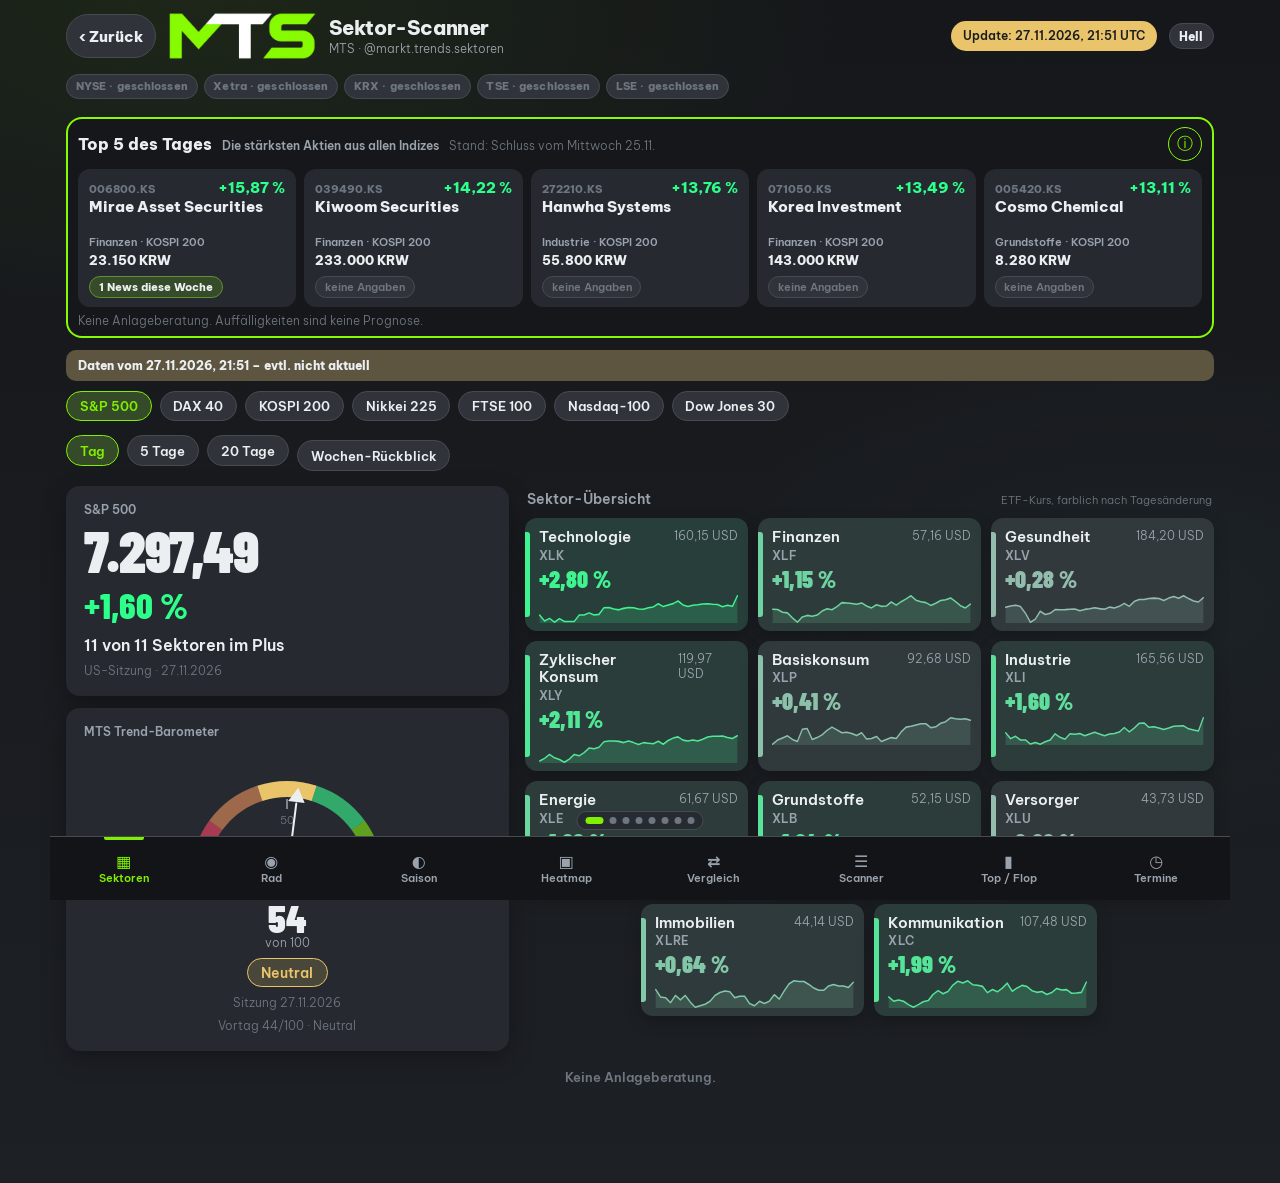
<file: index.html>
<!DOCTYPE html>
<html lang="de">
<head>
  <meta charset="utf-8">
  <script>try{if(localStorage.getItem("mts-theme")==="light")document.documentElement.setAttribute("data-theme","light")}catch(e){}</script>
  <meta name="viewport" content="width=device-width, initial-scale=1, viewport-fit=cover">
  <meta name="apple-mobile-web-app-capable" content="yes">
  <meta name="apple-mobile-web-app-status-bar-style" content="black-translucent">
  <meta name="theme-color" content="#15171A">
  <meta name="description" content="MTS Sektor-Scanner: 11 Sektoren für S&amp;P 500, DAX 40, KOSPI 200, Nikkei 225 und FTSE 100. Keine Anlageberatung.">
  <title>MTS Sektor-Scanner</title>
  <link rel="manifest" href="manifest.json">
  <link rel="icon" href="assets/logo_T_white.png">
  <link rel="apple-touch-icon" href="assets/apple-touch-icon.png">
  <meta name="apple-mobile-web-app-title" content="MTS Scanner">
  <link rel="stylesheet" href="css/app.css">
</head>
<body>
  <div class="page">
    <header class="app-header">
      <img class="logo logo-dark" src="assets/logo_T_white.png" alt="MTS" width="148" height="48">
      <img class="logo logo-light" src="assets/logo_mts_light.png" alt="" width="148" height="48">
      <div class="header-text">
        <h1>Sektor-Scanner</h1>
        <p class="handle">MTS · @markt.trends.sektoren</p>
      </div>
      <div class="stand-wrap">
        <p id="stand" class="stand">Stand wird geladen …</p>
      </div>
      <div id="market-status" class="market-row" hidden></div>
    </header>

    <section id="top5-check" class="check-block" hidden></section>

    <main id="app" class="main">
      <p class="loading" id="loading">Daten werden geladen …</p>
    </main>

    <footer class="app-footer">
      <p>Keine Anlageberatung.</p>
    </footer>

        <nav class="tabs" aria-label="Ansichten">
      <a class="tab is-active" href="./index.html" aria-current="page">
        <span class="tab-icon" aria-hidden="true">▦</span>
        Sektoren
      </a>
      <a class="tab" href="./rad.html">
        <span class="tab-icon" aria-hidden="true">◉</span>
        Rad
      </a>
      <a class="tab" href="./saison.html"><span class="tab-icon" aria-hidden="true">◐</span>Saison</a>
      <a class="tab" href="./heatmap.html">
        <span class="tab-icon" aria-hidden="true">▣</span>
        Heatmap
      </a>
      <a class="tab" href="./vergleich.html">
        <span class="tab-icon" aria-hidden="true">⇄</span>
        Vergleich
      </a>
      <a class="tab" href="./scanner.html">
        <span class="tab-icon" aria-hidden="true">☰</span>
        Scanner
      </a>
      <a class="tab" href="./topflop.html">
        <span class="tab-icon" aria-hidden="true">▮</span>
        Top / Flop
      </a>
      <a class="tab" href="./earnings.html">
        <span class="tab-icon" aria-hidden="true">◷</span>
        Termine
      </a>
    </nav>
  </div>
  <script src="js/common.js" defer></script>
  <script src="js/app.js" defer></script>
  <script src="js/check.js" defer></script>
</body>
</html>
</file>
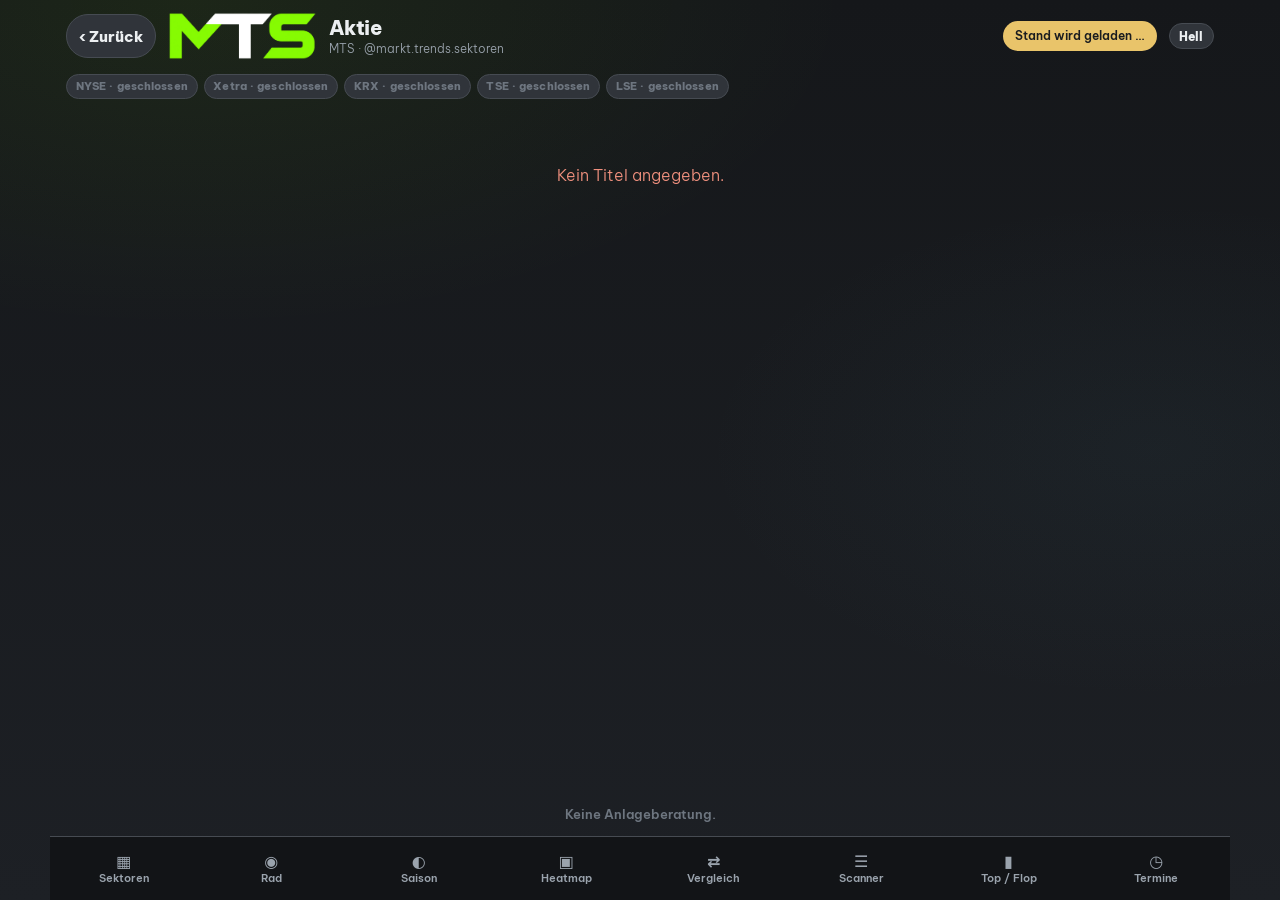
<file: aktie.html>
<!DOCTYPE html>
<html lang="de">
<head>
  <meta charset="utf-8">
  <script>try{if(localStorage.getItem("mts-theme")==="light")document.documentElement.setAttribute("data-theme","light")}catch(e){}</script>
  <meta name="viewport" content="width=device-width, initial-scale=1, viewport-fit=cover">
  <meta name="apple-mobile-web-app-capable" content="yes">
  <meta name="apple-mobile-web-app-status-bar-style" content="black-translucent">
  <meta name="theme-color" content="#15171A">
  <meta name="description" content="MTS Sektor-Scanner: Aktien-Detail. Keine Anlageberatung.">
  <title>MTS Aktie</title>
  <link rel="manifest" href="manifest.json">
  <link rel="icon" href="assets/logo_T_white.png">
  <link rel="apple-touch-icon" href="assets/apple-touch-icon.png">
  <meta name="apple-mobile-web-app-title" content="MTS Scanner">
  <link rel="stylesheet" href="css/app.css">
</head>
<body>
  <div class="page">
    <header class="app-header">
      <img class="logo logo-dark" src="assets/logo_T_white.png" alt="MTS" width="148" height="48">
      <img class="logo logo-light" src="assets/logo_mts_light.png" alt="" width="148" height="48">
      <div class="header-text">
        <h1>Aktie</h1>
        <p class="handle">MTS · @markt.trends.sektoren</p>
      </div>
      <div class="stand-wrap">
        <p id="stand" class="stand">Stand wird geladen …</p>
      </div>
      <div id="market-status" class="market-row" hidden></div>
    </header>
    <main id="app" class="main">
      <p class="loading">Daten werden geladen …</p>
    </main>
    <footer class="app-footer">
      <p>Keine Anlageberatung.</p>
    </footer>
    <nav class="tabs" aria-label="Ansichten">
      <a class="tab" href="./index.html">
        <span class="tab-icon" aria-hidden="true">▦</span>
        Sektoren
      </a>
      <a class="tab" href="./rad.html">
        <span class="tab-icon" aria-hidden="true">◉</span>
        Rad
      </a>
      <a class="tab" href="./saison.html"><span class="tab-icon" aria-hidden="true">◐</span>Saison</a>
      <a class="tab" href="./heatmap.html">
        <span class="tab-icon" aria-hidden="true">▣</span>
        Heatmap
      </a>
      <a class="tab" href="./vergleich.html">
        <span class="tab-icon" aria-hidden="true">⇄</span>
        Vergleich
      </a>
      <a class="tab" href="./scanner.html">
        <span class="tab-icon" aria-hidden="true">☰</span>
        Scanner
      </a>
      <a class="tab" href="./topflop.html">
        <span class="tab-icon" aria-hidden="true">▮</span>
        Top / Flop
      </a>
      <a class="tab" href="./earnings.html">
        <span class="tab-icon" aria-hidden="true">◷</span>
        Termine
      </a>
    </nav>
  </div>
  <script src="js/common.js" defer></script>
  <script src="js/aktie.js" defer></script>
</body>
</html>
</file>
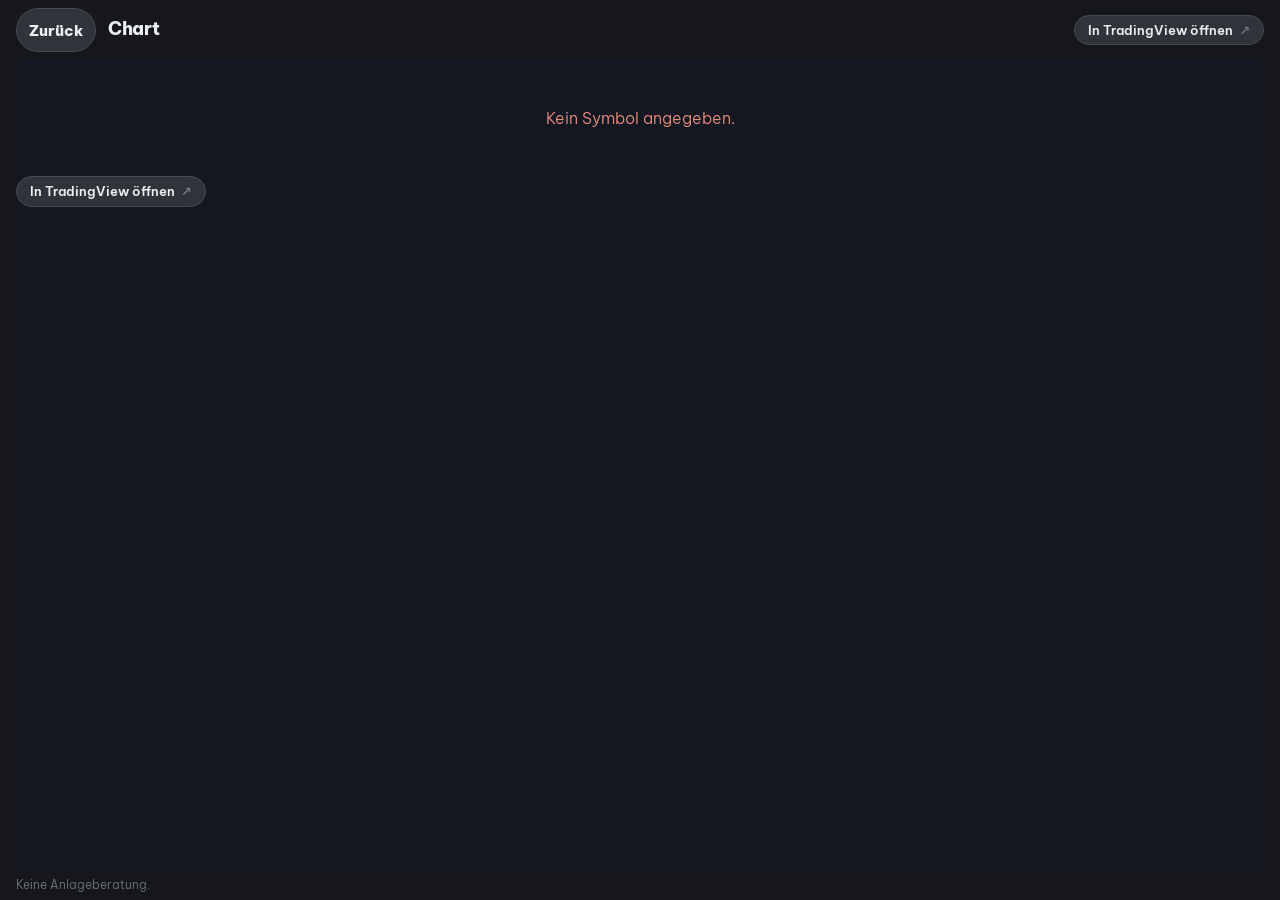
<file: chart.html>
<!DOCTYPE html>
<html lang="de">
<head>
  <meta charset="utf-8">
  <meta name="viewport" content="width=device-width, initial-scale=1, viewport-fit=cover">
  <meta name="apple-mobile-web-app-capable" content="yes">
  <meta name="mobile-web-app-capable" content="yes">
  <meta name="apple-mobile-web-app-status-bar-style" content="black-translucent">
  <meta name="theme-color" content="#15171A">
  <meta name="description" content="MTS Sektor-Scanner: Chart. Keine Anlageberatung.">
  <title>MTS Chart</title>
  <link rel="manifest" href="manifest.json">
  <link rel="icon" href="assets/logo_T_white.png">
  <link rel="apple-touch-icon" href="assets/apple-touch-icon.png">
  <meta name="apple-mobile-web-app-title" content="MTS Scanner">
  <link rel="stylesheet" href="css/app.css">
</head>
<body>
  <div class="page is-chart">
    <header class="chart-bar">
      <button type="button" class="back-btn" id="chart-back">Zurück</button>
      <div class="header-text">
        <h1 id="chart-title">Chart</h1>
        <p class="handle" id="chart-sym"></p>
      </div>
      <a class="chip" id="tv-fallback" href="https://www.tradingview.com/chart/" target="_blank" rel="noopener noreferrer">In TradingView öffnen <span class="ext-mark" aria-label="externer Link">↗</span></a>
    </header>
    <div class="tv-wrap" id="tv-wrap">
      <div id="tv-chart"></div>
    </div>
    <p class="note chart-legal">Keine Anlageberatung.</p>
  </div>
  <script src="js/chart.js" defer></script>
</body>
</html>
</file>
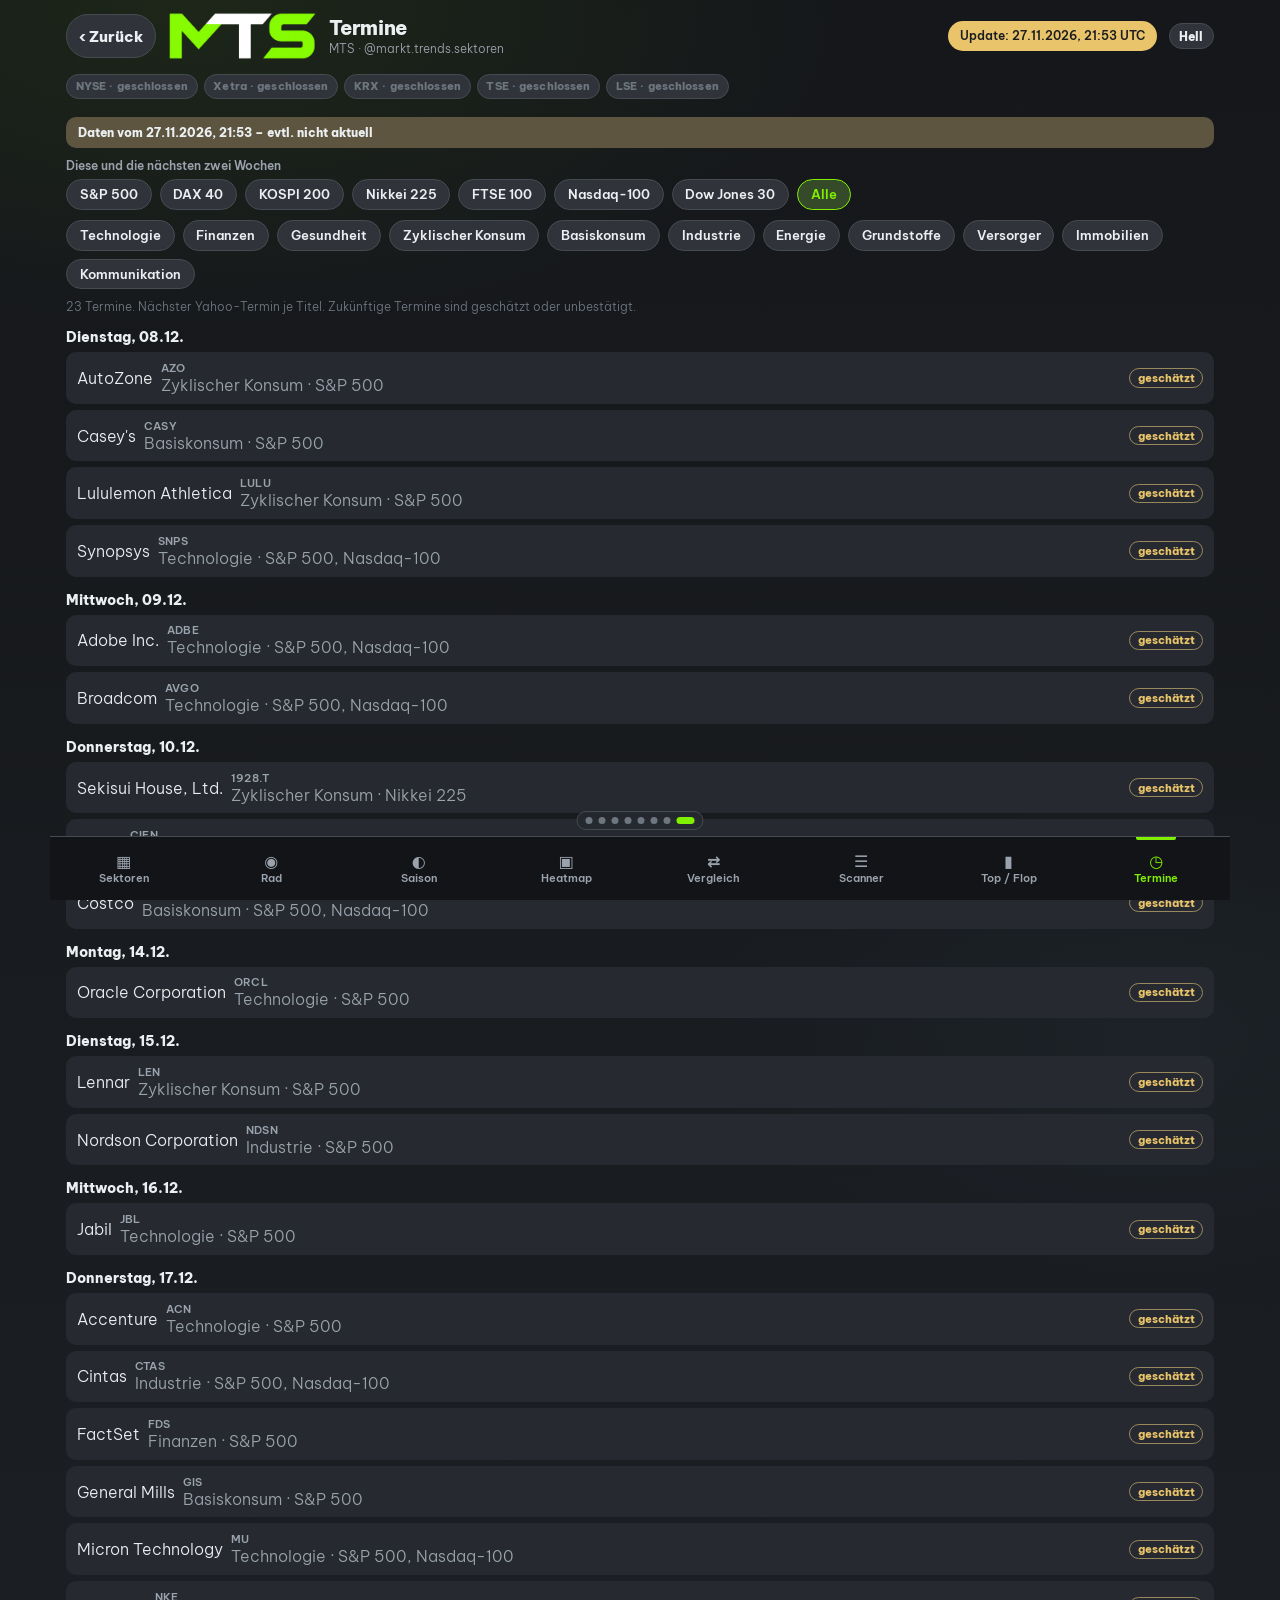
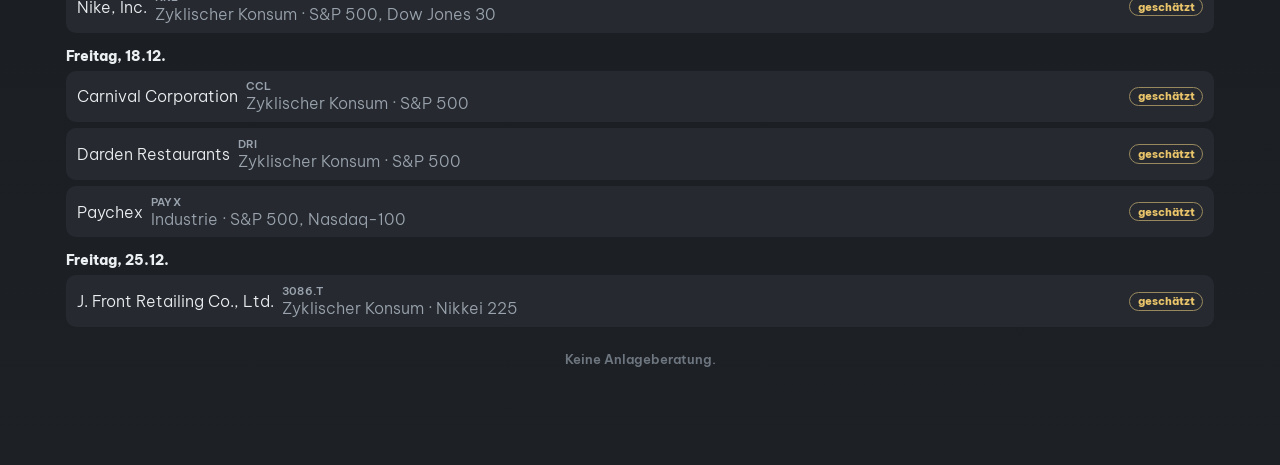
<file: earnings.html>
<!DOCTYPE html>
<html lang="de">
<head>
  <meta charset="utf-8">
  <script>try{if(localStorage.getItem("mts-theme")==="light")document.documentElement.setAttribute("data-theme","light")}catch(e){}</script>
  <meta name="viewport" content="width=device-width, initial-scale=1, viewport-fit=cover">
  <meta name="apple-mobile-web-app-capable" content="yes">
  <meta name="apple-mobile-web-app-status-bar-style" content="black-translucent">
  <meta name="theme-color" content="#15171A">
  <meta name="description" content="MTS Sektor-Scanner: Earnings-Kalender. Keine Anlageberatung.">
  <title>MTS Termine</title>
  <link rel="manifest" href="manifest.json">
  <link rel="icon" href="assets/logo_T_white.png">
  <link rel="apple-touch-icon" href="assets/apple-touch-icon.png">
  <meta name="apple-mobile-web-app-title" content="MTS Scanner">
  <link rel="stylesheet" href="css/app.css">
</head>
<body>
  <div class="page">
    <header class="app-header">
      <img class="logo logo-dark" src="assets/logo_T_white.png" alt="MTS" width="148" height="48">
      <img class="logo logo-light" src="assets/logo_mts_light.png" alt="" width="148" height="48">
      <div class="header-text">
        <h1>Termine</h1>
        <p class="handle">MTS · @markt.trends.sektoren</p>
      </div>
      <div class="stand-wrap">
        <p id="stand" class="stand">Stand wird geladen …</p>
      </div>
      <div id="market-status" class="market-row" hidden></div>
    </header>
    <main id="app" class="main">
      <p class="loading">Daten werden geladen …</p>
    </main>
    <footer class="app-footer">
      <p>Keine Anlageberatung.</p>
    </footer>
    <nav class="tabs" aria-label="Ansichten">
      <a class="tab" href="./index.html">
        <span class="tab-icon" aria-hidden="true">▦</span>
        Sektoren
      </a>
      <a class="tab" href="./rad.html">
        <span class="tab-icon" aria-hidden="true">◉</span>
        Rad
      </a>
      <a class="tab" href="./saison.html"><span class="tab-icon" aria-hidden="true">◐</span>Saison</a>
      <a class="tab" href="./heatmap.html">
        <span class="tab-icon" aria-hidden="true">▣</span>
        Heatmap
      </a>
      <a class="tab" href="./vergleich.html">
        <span class="tab-icon" aria-hidden="true">⇄</span>
        Vergleich
      </a>
      <a class="tab" href="./scanner.html">
        <span class="tab-icon" aria-hidden="true">☰</span>
        Scanner
      </a>
      <a class="tab" href="./topflop.html">
        <span class="tab-icon" aria-hidden="true">▮</span>
        Top / Flop
      </a>
      <a class="tab is-active" href="./earnings.html" aria-current="page">
        <span class="tab-icon" aria-hidden="true">◷</span>
        Termine
      </a>
    </nav>
  </div>
  <script src="js/common.js" defer></script>
  <script src="js/earnings.js" defer></script>
</body>
</html>
</file>
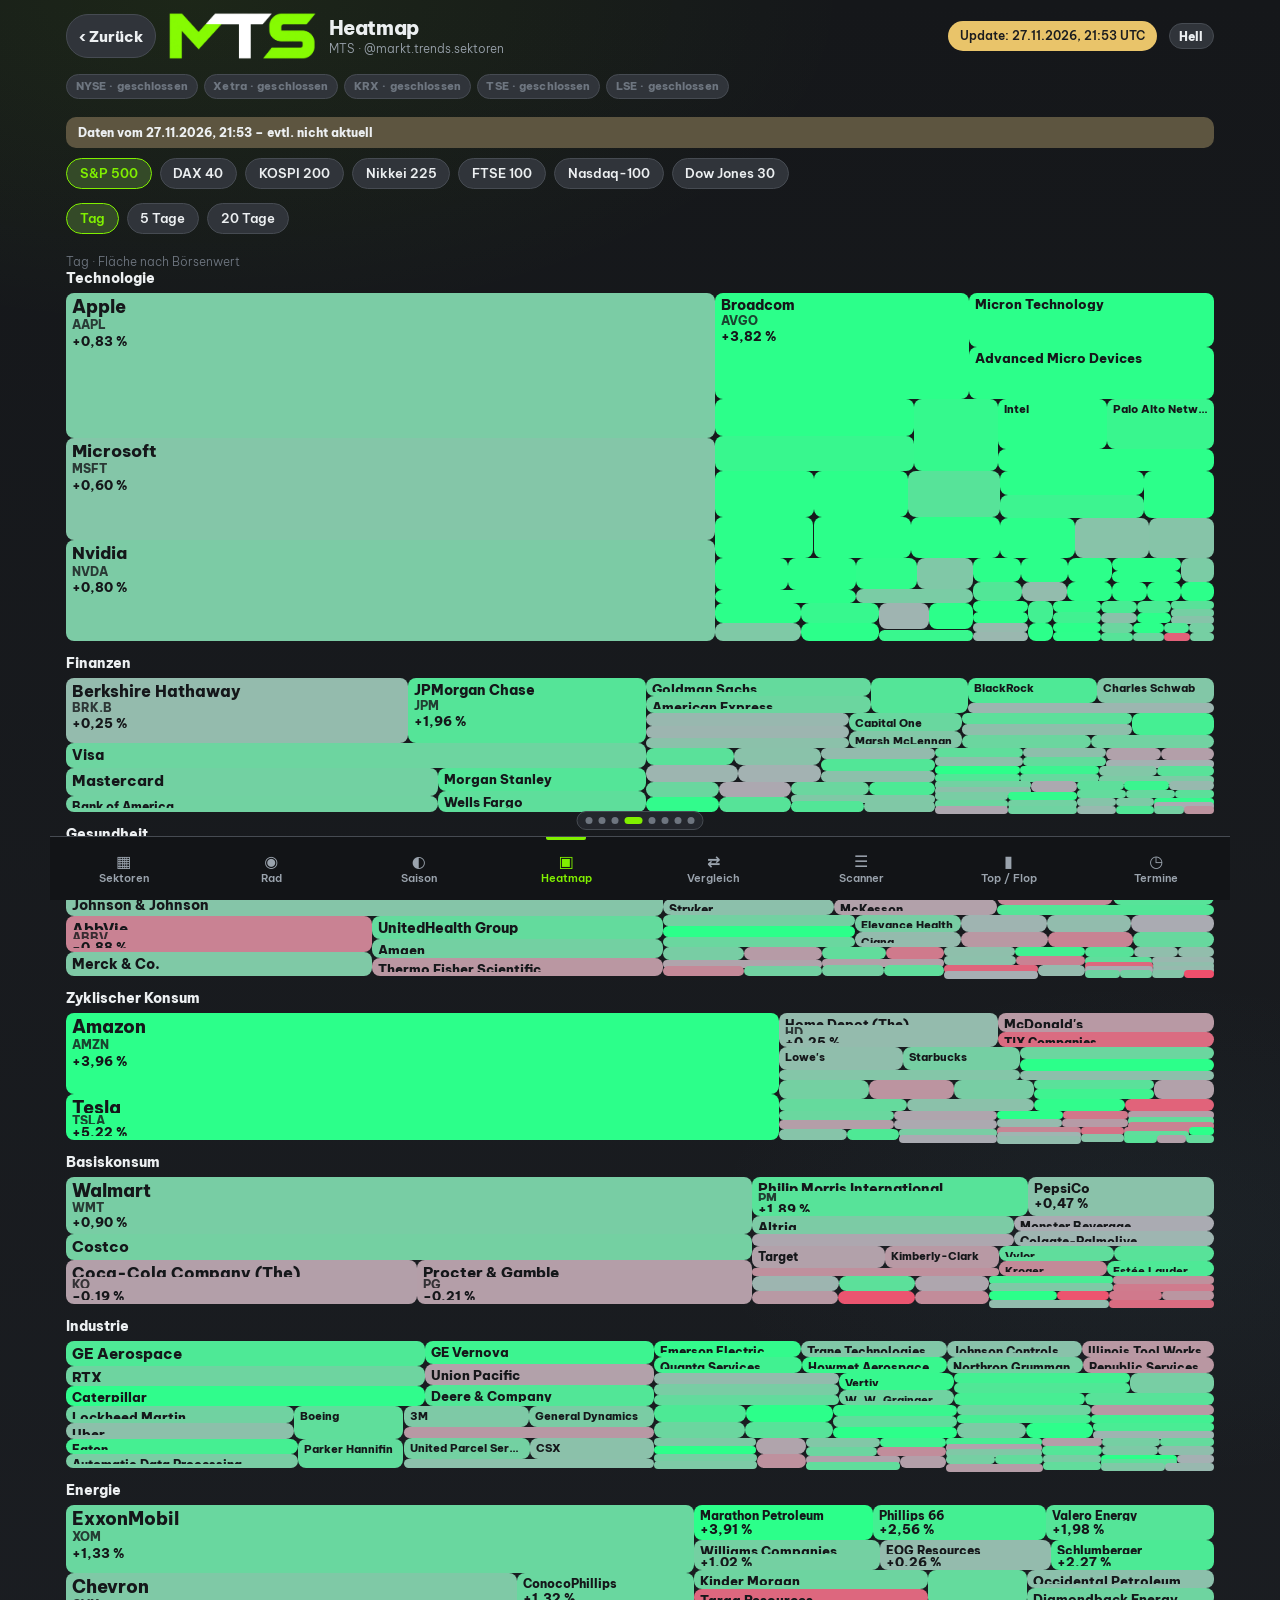
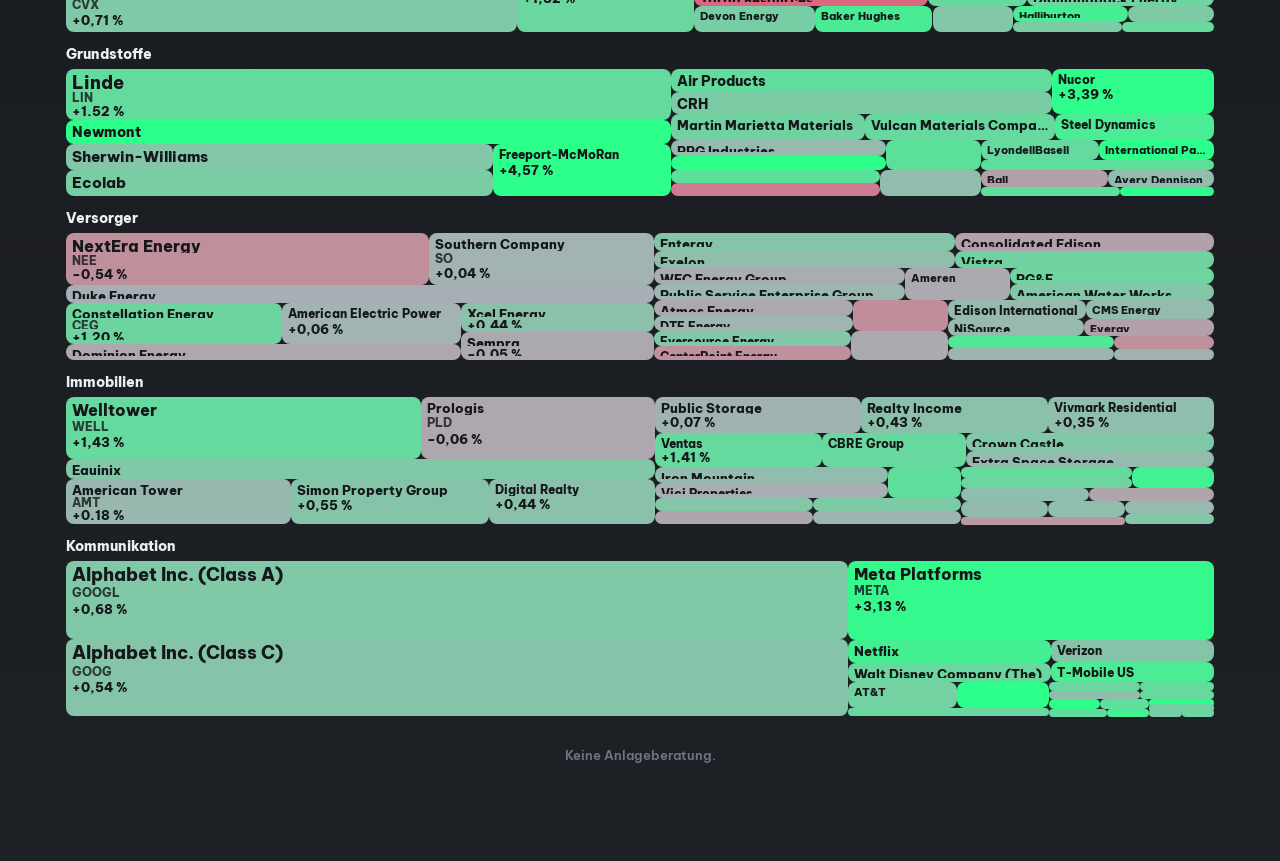
<file: heatmap.html>
<!DOCTYPE html>
<html lang="de">
<head>
  <meta charset="utf-8">
  <script>try{if(localStorage.getItem("mts-theme")==="light")document.documentElement.setAttribute("data-theme","light")}catch(e){}</script>
  <meta name="viewport" content="width=device-width, initial-scale=1, viewport-fit=cover">
  <meta name="apple-mobile-web-app-capable" content="yes">
  <meta name="apple-mobile-web-app-status-bar-style" content="black-translucent">
  <meta name="theme-color" content="#15171A">
  <meta name="description" content="MTS Sektor-Scanner: Heatmap. Keine Anlageberatung.">
  <title>MTS Heatmap</title>
  <link rel="manifest" href="manifest.json">
  <link rel="icon" href="assets/logo_T_white.png">
  <link rel="apple-touch-icon" href="assets/apple-touch-icon.png">
  <meta name="apple-mobile-web-app-title" content="MTS Scanner">
  <link rel="stylesheet" href="css/app.css">
</head>
<body>
  <div class="page">
    <header class="app-header">
      <img class="logo logo-dark" src="assets/logo_T_white.png" alt="MTS" width="148" height="48">
      <img class="logo logo-light" src="assets/logo_mts_light.png" alt="" width="148" height="48">
      <div class="header-text">
        <h1>Heatmap</h1>
        <p class="handle">MTS · @markt.trends.sektoren</p>
      </div>
      <div class="stand-wrap">
        <p id="stand" class="stand">Stand wird geladen …</p>
      </div>
      <div id="market-status" class="market-row" hidden></div>
    </header>
    <main id="app" class="main">
      <p class="loading">Daten werden geladen …</p>
    </main>
    <footer class="app-footer">
      <p>Keine Anlageberatung.</p>
    </footer>
    <nav class="tabs" aria-label="Ansichten">
      <a class="tab" href="./index.html"><span class="tab-icon" aria-hidden="true">▦</span>Sektoren</a>
      <a class="tab" href="./rad.html"><span class="tab-icon" aria-hidden="true">◉</span>Rad</a>
      <a class="tab" href="./saison.html"><span class="tab-icon" aria-hidden="true">◐</span>Saison</a>
      <a class="tab is-active" href="./heatmap.html" aria-current="page"><span class="tab-icon" aria-hidden="true">▣</span>Heatmap</a>
      <a class="tab" href="./vergleich.html"><span class="tab-icon" aria-hidden="true">⇄</span>Vergleich</a>
      <a class="tab" href="./scanner.html"><span class="tab-icon" aria-hidden="true">☰</span>Scanner</a>
      <a class="tab" href="./topflop.html"><span class="tab-icon" aria-hidden="true">▮</span>Top / Flop</a>
      <a class="tab" href="./earnings.html"><span class="tab-icon" aria-hidden="true">◷</span>Termine</a>
    </nav>
  </div>
  <script src="js/common.js" defer></script>
  <script src="js/heatmap.js" defer></script>
</body>
</html>
</file>
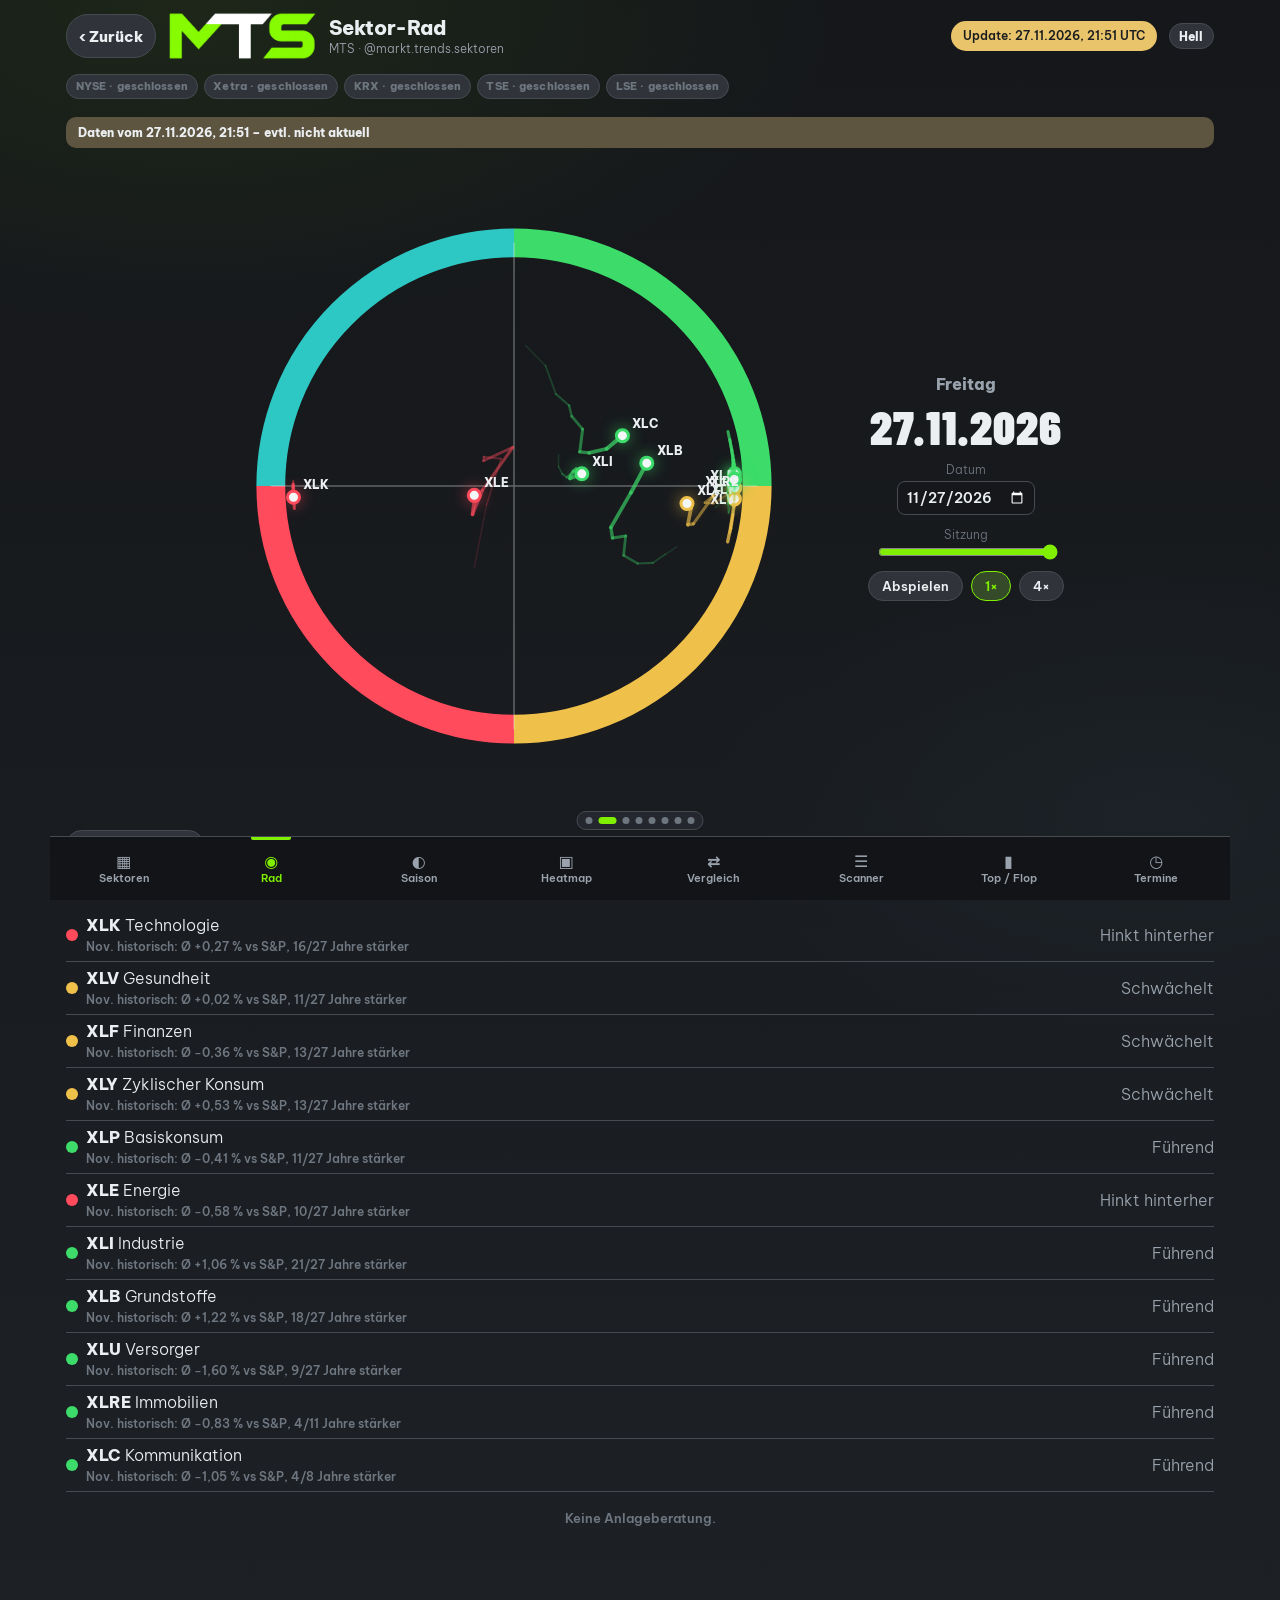
<file: rad.html>
<!DOCTYPE html>
<html lang="de">
<head>
  <meta charset="utf-8">
  <script>try{if(localStorage.getItem("mts-theme")==="light")document.documentElement.setAttribute("data-theme","light")}catch(e){}</script>
  <meta name="viewport" content="width=device-width, initial-scale=1, viewport-fit=cover">
  <meta name="apple-mobile-web-app-capable" content="yes">
  <meta name="mobile-web-app-capable" content="yes">
  <meta name="apple-mobile-web-app-status-bar-style" content="black-translucent">
  <meta name="theme-color" content="#15171A">
  <meta name="description" content="MTS Sektor-Rad. Keine Anlageberatung.">
  <title>MTS Sektor-Rad</title>
  <link rel="icon" href="assets/logo_T_white.png">
  <link rel="apple-touch-icon" href="assets/apple-touch-icon.png">
  <link rel="manifest" href="manifest.json">
  <meta name="apple-mobile-web-app-title" content="MTS Scanner">
  <link rel="stylesheet" href="css/app.css">
</head>
<body>
  <div class="page">
    <header class="app-header">
      <img class="logo logo-dark" src="assets/logo_T_white.png" alt="MTS" width="148" height="48">
      <img class="logo logo-light" src="assets/logo_mts_light.png" alt="" width="148" height="48">
      <div class="header-text">
        <h1>Sektor-Rad</h1>
        <p class="handle">MTS · @markt.trends.sektoren</p>
      </div>
      <div class="stand-wrap"><p id="stand" class="stand">Stand wird geladen …</p></div>
      <div id="market-status" class="market-row" hidden></div>
    </header>
    <main id="app" class="main"><p class="loading">Daten werden geladen …</p></main>
    <footer class="app-footer"><p>Keine Anlageberatung.</p></footer>
    <nav class="tabs" aria-label="Ansichten">
      <a class="tab" href="./index.html"><span class="tab-icon" aria-hidden="true">▦</span>Sektoren</a>
      <a class="tab is-active" href="./rad.html" aria-current="page"><span class="tab-icon" aria-hidden="true">◉</span>Rad</a>
      <a class="tab" href="./saison.html"><span class="tab-icon" aria-hidden="true">◐</span>Saison</a>
      <a class="tab" href="./heatmap.html"><span class="tab-icon" aria-hidden="true">▣</span>Heatmap</a>
      <a class="tab" href="./vergleich.html"><span class="tab-icon" aria-hidden="true">⇄</span>Vergleich</a>
      <a class="tab" href="./scanner.html"><span class="tab-icon" aria-hidden="true">☰</span>Scanner</a>
      <a class="tab" href="./topflop.html"><span class="tab-icon" aria-hidden="true">▮</span>Top / Flop</a>
      <a class="tab" href="./earnings.html"><span class="tab-icon" aria-hidden="true">◷</span>Termine</a>
    </nav>
  </div>
  <script src="js/common.js" defer></script>
  <script src="js/rad.js" defer></script>
</body>
</html>
</file>
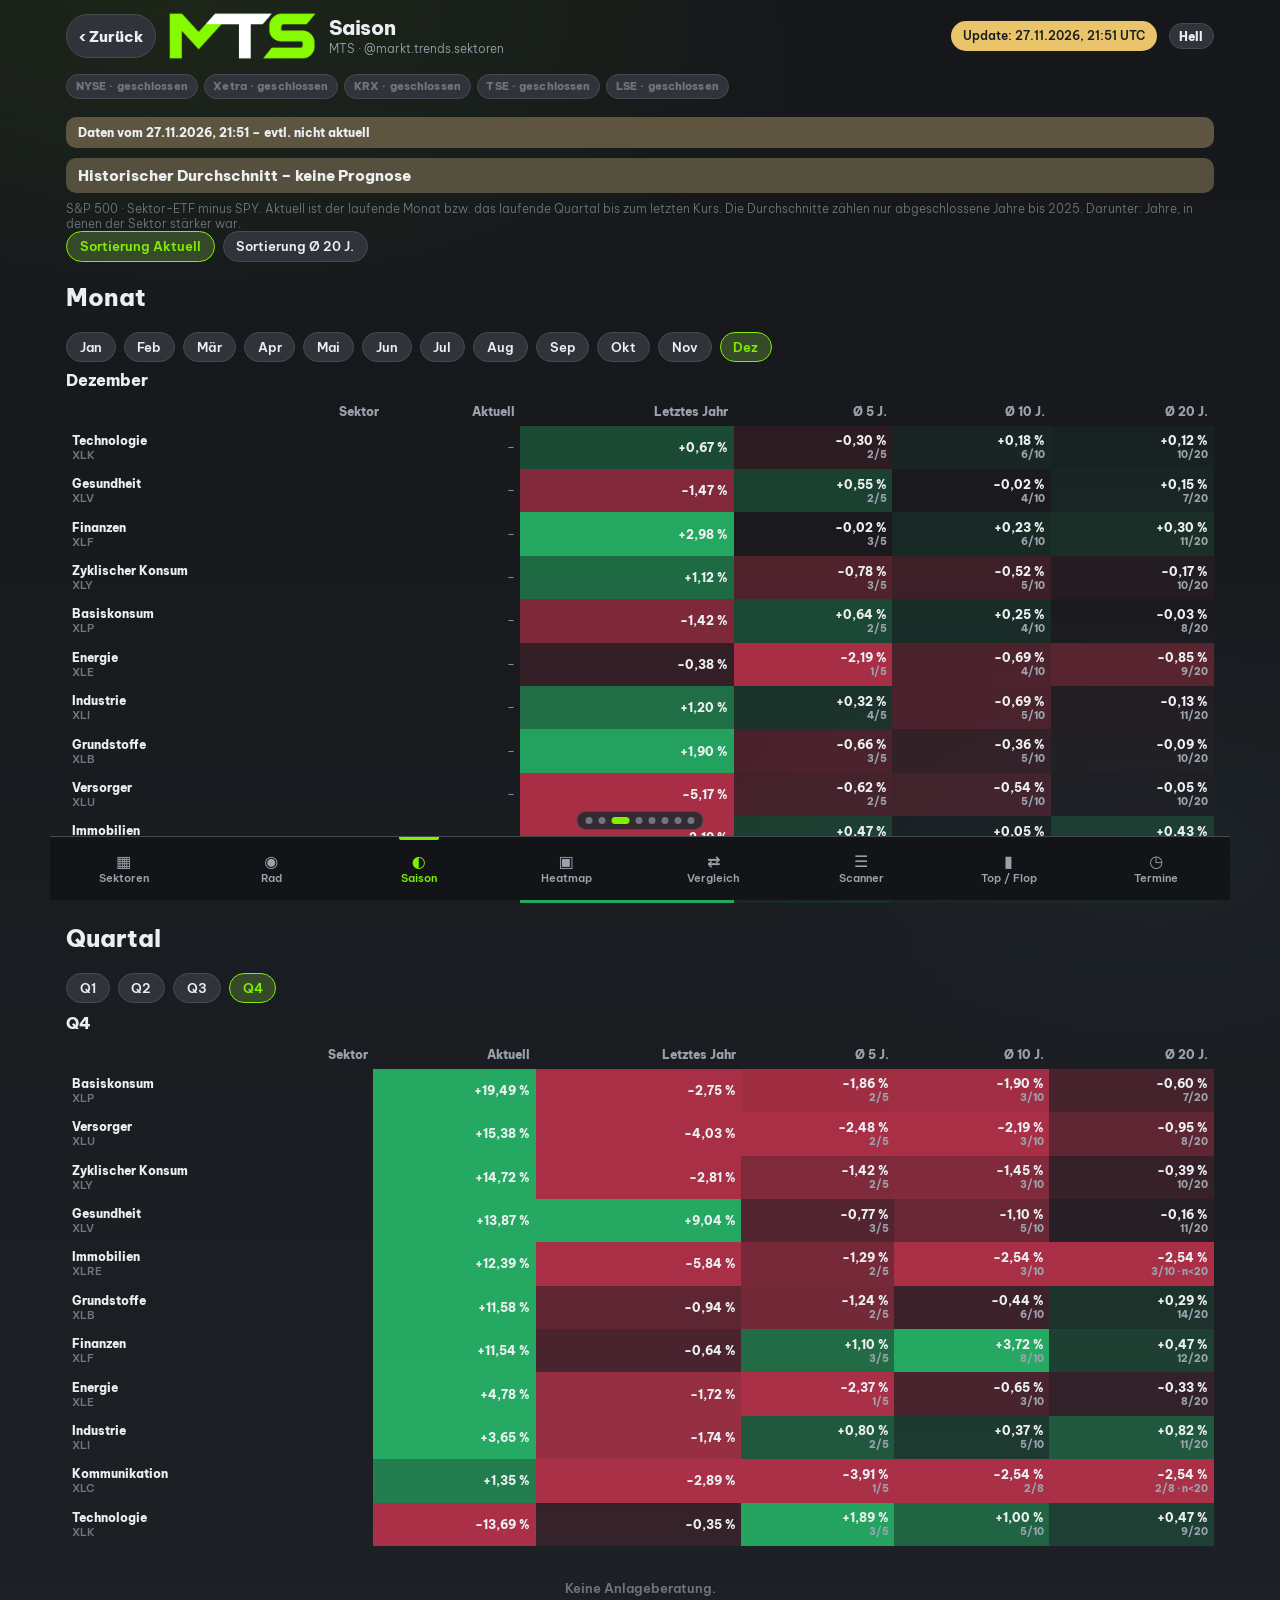
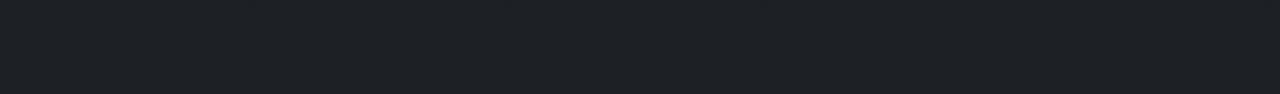
<file: saison.html>
<!DOCTYPE html>
<html lang="de">
<head>
  <meta charset="utf-8">
  <script>try{if(localStorage.getItem("mts-theme")==="light")document.documentElement.setAttribute("data-theme","light")}catch(e){}</script>
  <meta name="viewport" content="width=device-width, initial-scale=1, viewport-fit=cover">
  <meta name="apple-mobile-web-app-capable" content="yes">
  <meta name="mobile-web-app-capable" content="yes">
  <meta name="apple-mobile-web-app-status-bar-style" content="black-translucent">
  <meta name="theme-color" content="#15171A">
  <meta name="description" content="MTS Saison-Statistik. Historischer Durchschnitt, keine Prognose. Keine Anlageberatung.">
  <title>MTS Saison-Statistik</title>
  <link rel="icon" href="assets/logo_T_white.png">
  <link rel="apple-touch-icon" href="assets/apple-touch-icon.png">
  <link rel="manifest" href="manifest.json">
  <meta name="apple-mobile-web-app-title" content="MTS Scanner">
  <link rel="stylesheet" href="css/app.css">
</head>
<body>
  <div class="page">
    <header class="app-header">
      <img class="logo logo-dark" src="assets/logo_T_white.png" alt="MTS" width="148" height="48">
      <img class="logo logo-light" src="assets/logo_mts_light.png" alt="" width="148" height="48">
      <div class="header-text">
        <h1>Saison</h1>
        <p class="handle">MTS · @markt.trends.sektoren</p>
      </div>
      <div class="stand-wrap"><p id="stand" class="stand">Stand wird geladen …</p></div>
      <div id="market-status" class="market-row" hidden></div>
    </header>
    <main id="app" class="main"><p class="loading">Daten werden geladen …</p></main>
    <footer class="app-footer"><p>Keine Anlageberatung.</p></footer>
    <nav class="tabs" aria-label="Ansichten">
      <a class="tab" href="./index.html"><span class="tab-icon" aria-hidden="true">▦</span>Sektoren</a>
      <a class="tab" href="./rad.html"><span class="tab-icon" aria-hidden="true">◉</span>Rad</a>
      <a class="tab is-active" href="./saison.html" aria-current="page"><span class="tab-icon" aria-hidden="true">◐</span>Saison</a>
      <a class="tab" href="./heatmap.html"><span class="tab-icon" aria-hidden="true">▣</span>Heatmap</a>
      <a class="tab" href="./vergleich.html"><span class="tab-icon" aria-hidden="true">⇄</span>Vergleich</a>
      <a class="tab" href="./scanner.html"><span class="tab-icon" aria-hidden="true">☰</span>Scanner</a>
      <a class="tab" href="./topflop.html"><span class="tab-icon" aria-hidden="true">▮</span>Top / Flop</a>
      <a class="tab" href="./earnings.html"><span class="tab-icon" aria-hidden="true">◷</span>Termine</a>
    </nav>
  </div>
  <script src="js/common.js" defer></script>
  <script src="js/saison.js" defer></script>
</body>
</html>
</file>
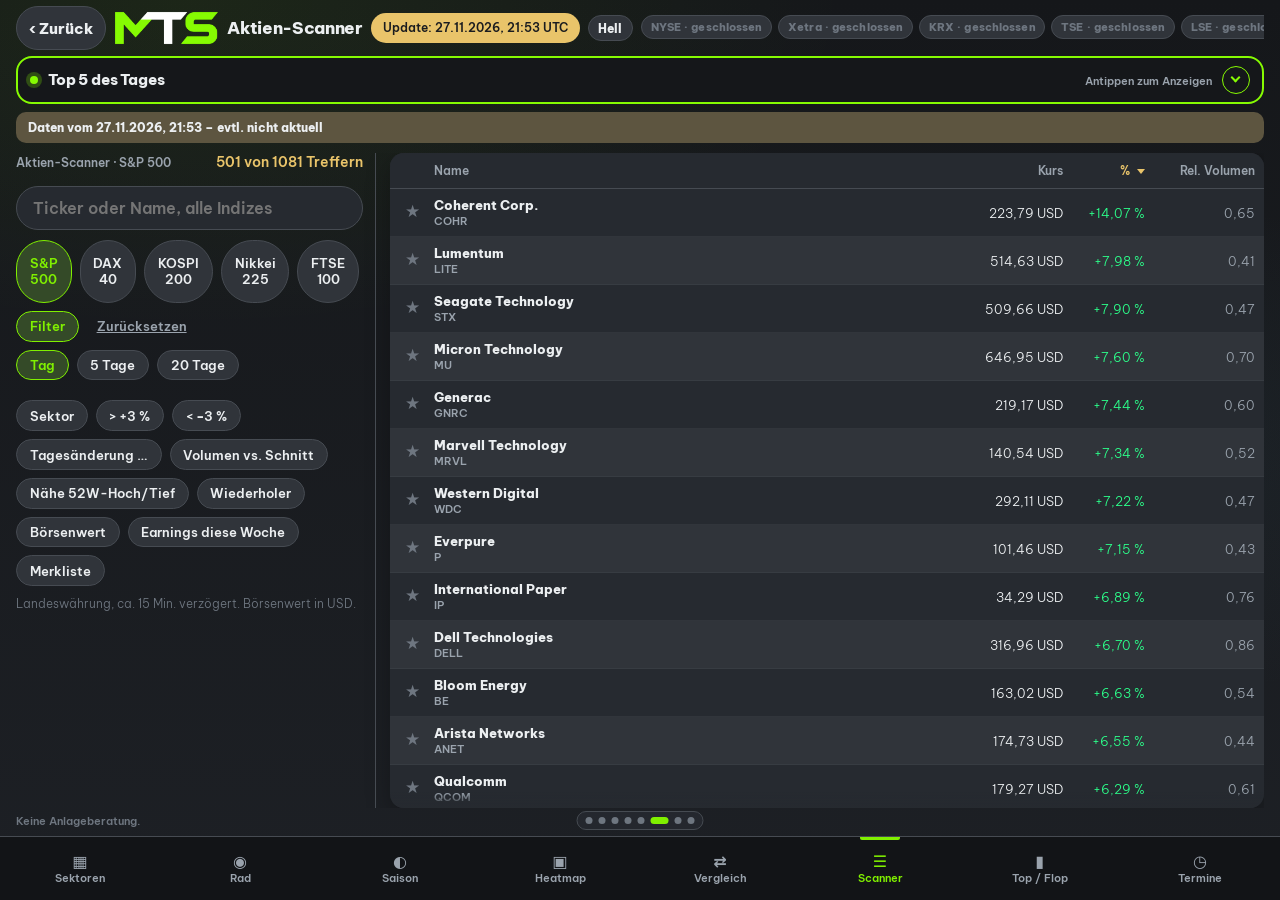
<file: scanner.html>
<!DOCTYPE html>
<html lang="de">
<head>
  <meta charset="utf-8">
  <script>try{if(localStorage.getItem("mts-theme")==="light")document.documentElement.setAttribute("data-theme","light")}catch(e){}</script>
  <meta name="viewport" content="width=device-width, initial-scale=1, viewport-fit=cover">
  <meta name="apple-mobile-web-app-capable" content="yes">
  <meta name="apple-mobile-web-app-status-bar-style" content="black-translucent">
  <meta name="theme-color" content="#15171A">
  <meta name="description" content="MTS Sektor-Scanner: Aktien-Scanner. Keine Anlageberatung.">
  <title>MTS Aktien-Scanner</title>
  <link rel="manifest" href="manifest.json">
  <link rel="icon" href="assets/logo_T_white.png">
  <link rel="apple-touch-icon" href="assets/apple-touch-icon.png">
  <meta name="apple-mobile-web-app-title" content="MTS Scanner">
  <link rel="stylesheet" href="css/app.css">
</head>
<body>
  <div class="page is-scanner">
    <header class="app-header">
      <img class="logo logo-dark" src="assets/logo_T_white.png" alt="MTS" width="148" height="48">
      <img class="logo logo-light" src="assets/logo_mts_light.png" alt="" width="148" height="48">
      <div class="header-text">
        <h1>Aktien-Scanner</h1>
        <p class="handle">MTS · @markt.trends.sektoren</p>
      </div>
      <div class="stand-wrap">
        <p id="stand" class="stand">Stand wird geladen …</p>
      </div>
      <div id="market-status" class="market-row" hidden></div>
    </header>

    <section id="top5-check" class="check-block" hidden></section>

    <main id="app" class="main">
      <p class="loading">Daten werden geladen …</p>
    </main>

    <footer class="app-footer">
      <p>Keine Anlageberatung.</p>
    </footer>

    <nav class="tabs" aria-label="Ansichten">
      <a class="tab" href="./index.html">
        <span class="tab-icon" aria-hidden="true">▦</span>
        Sektoren
      </a>
      <a class="tab" href="./rad.html">
        <span class="tab-icon" aria-hidden="true">◉</span>
        Rad
      </a>
      <a class="tab" href="./saison.html"><span class="tab-icon" aria-hidden="true">◐</span>Saison</a>
      <a class="tab" href="./heatmap.html">
        <span class="tab-icon" aria-hidden="true">▣</span>
        Heatmap
      </a>
      <a class="tab" href="./vergleich.html">
        <span class="tab-icon" aria-hidden="true">⇄</span>
        Vergleich
      </a>
      <a class="tab is-active" href="./scanner.html" aria-current="page">
        <span class="tab-icon" aria-hidden="true">☰</span>
        Scanner
      </a>
      <a class="tab" href="./topflop.html">
        <span class="tab-icon" aria-hidden="true">▮</span>
        Top / Flop
      </a>
      <a class="tab" href="./earnings.html">
        <span class="tab-icon" aria-hidden="true">◷</span>
        Termine
      </a>
    </nav>
  </div>
  <div class="modal" id="chart-modal" hidden></div>
  <script src="js/common.js" defer></script>
  <script src="js/scanner.js" defer></script>
  <script src="js/check.js" defer></script>
</body>
</html>
</file>
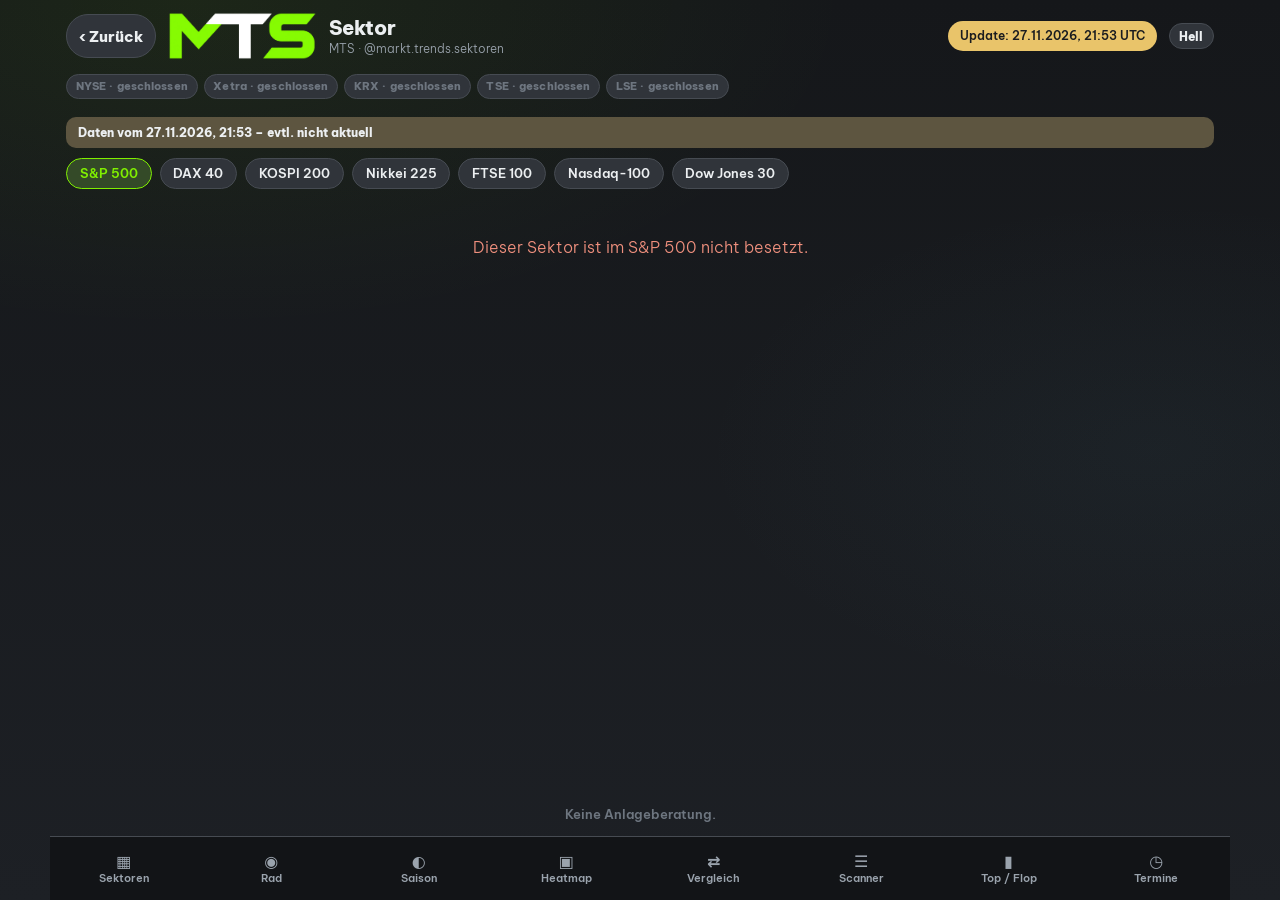
<file: sektor.html>
<!DOCTYPE html>
<html lang="de">
<head>
  <meta charset="utf-8">
  <script>try{if(localStorage.getItem("mts-theme")==="light")document.documentElement.setAttribute("data-theme","light")}catch(e){}</script>
  <meta name="viewport" content="width=device-width, initial-scale=1, viewport-fit=cover">
  <meta name="apple-mobile-web-app-capable" content="yes">
  <meta name="mobile-web-app-capable" content="yes">
  <meta name="apple-mobile-web-app-status-bar-style" content="black-translucent">
  <meta name="theme-color" content="#15171A">
  <meta name="description" content="MTS Sektor-Scanner: Sektor-Detail. Keine Anlageberatung.">
  <title>MTS Sektor</title>
  <link rel="icon" href="assets/logo_T_white.png">
  <link rel="apple-touch-icon" href="assets/apple-touch-icon.png">
  <link rel="manifest" href="manifest.json">
  <meta name="apple-mobile-web-app-title" content="MTS Scanner">
  <link rel="stylesheet" href="css/app.css">
</head>
<body>
  <div class="page">
    <header class="app-header">
      <img class="logo logo-dark" src="assets/logo_T_white.png" alt="MTS" width="148" height="48">
      <img class="logo logo-light" src="assets/logo_mts_light.png" alt="" width="148" height="48">
      <div class="header-text">
        <h1>Sektor</h1>
        <p class="handle">MTS · @markt.trends.sektoren</p>
      </div>
      <div class="stand-wrap">
        <p id="stand" class="stand">Stand wird geladen …</p>
      </div>
      <div id="market-status" class="market-row" hidden></div>
    </header>
    <main id="app" class="main">
      <p class="loading">Daten werden geladen …</p>
    </main>
    <footer class="app-footer">
      <p>Keine Anlageberatung.</p>
    </footer>
    <nav class="tabs" aria-label="Ansichten">
      <a class="tab" href="./index.html"><span class="tab-icon" aria-hidden="true">▦</span>Sektoren</a>
      <a class="tab" href="./rad.html"><span class="tab-icon" aria-hidden="true">◉</span>Rad</a>
      <a class="tab" href="./saison.html"><span class="tab-icon" aria-hidden="true">◐</span>Saison</a>
      <a class="tab" href="./heatmap.html"><span class="tab-icon" aria-hidden="true">▣</span>Heatmap</a>
      <a class="tab" href="./vergleich.html"><span class="tab-icon" aria-hidden="true">⇄</span>Vergleich</a>
      <a class="tab" href="./scanner.html"><span class="tab-icon" aria-hidden="true">☰</span>Scanner</a>
      <a class="tab" href="./topflop.html"><span class="tab-icon" aria-hidden="true">▮</span>Top / Flop</a>
      <a class="tab" href="./earnings.html"><span class="tab-icon" aria-hidden="true">◷</span>Termine</a>
    </nav>
  </div>
  <script src="js/common.js" defer></script>
  <script src="js/sektor.js" defer></script>
</body>
</html>
</file>
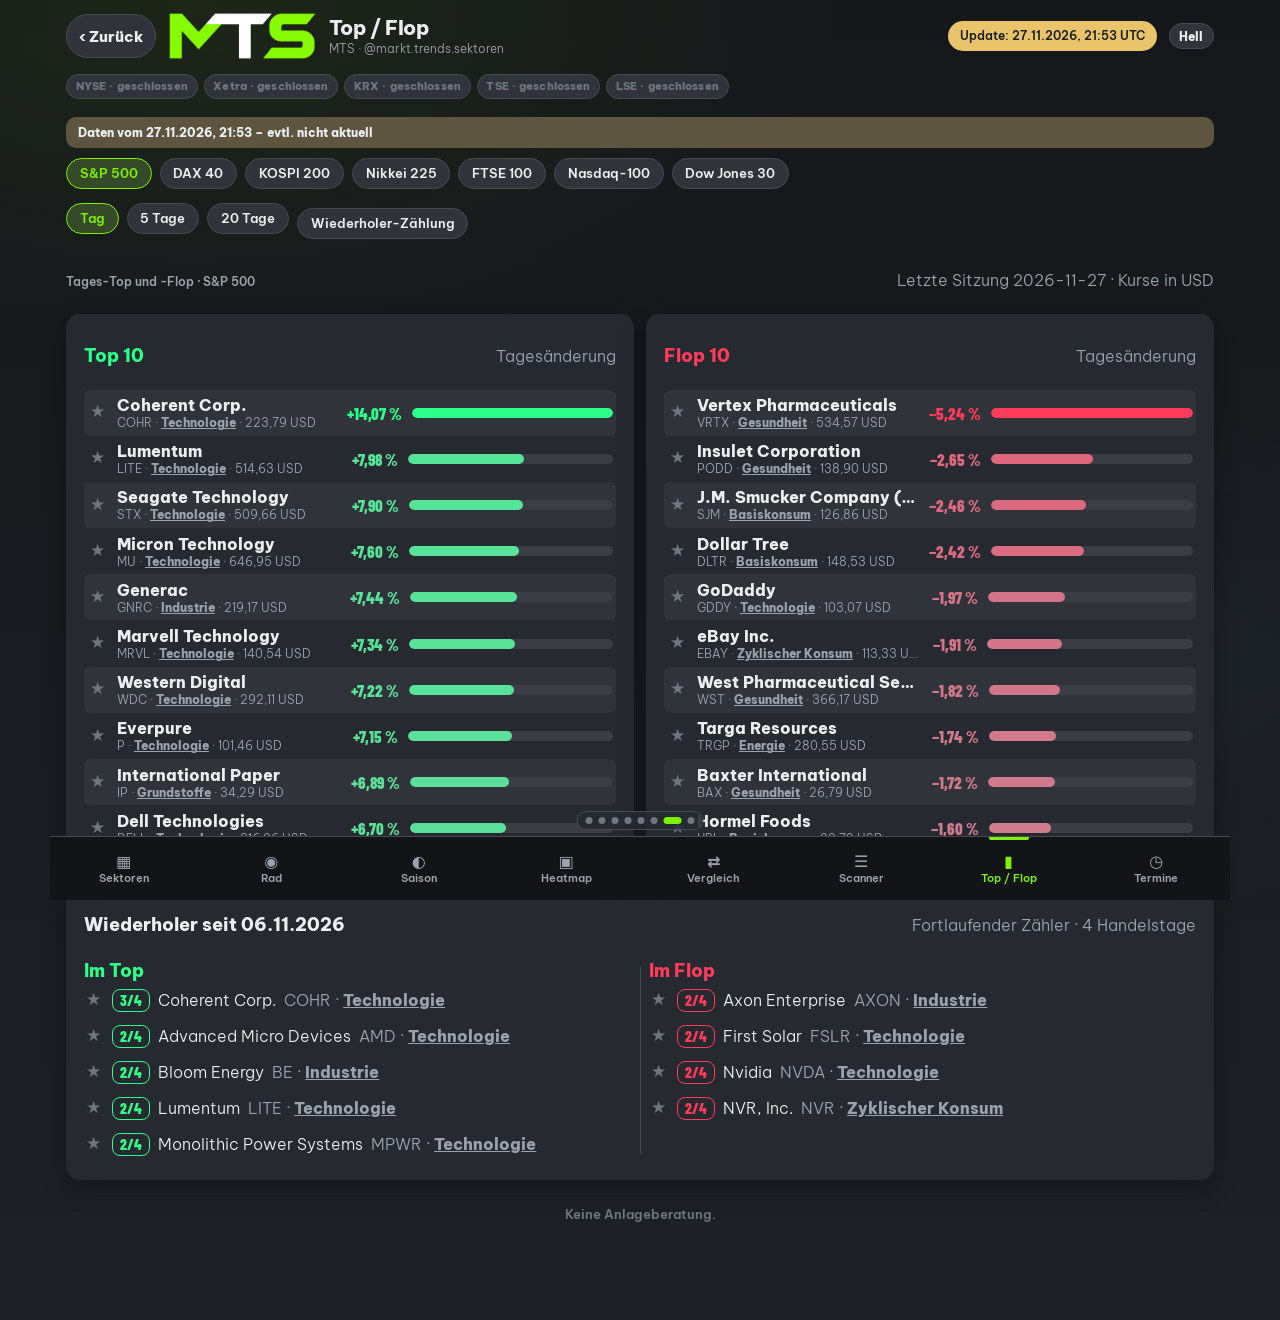
<file: topflop.html>
<!DOCTYPE html>
<html lang="de">
<head>
  <meta charset="utf-8">
  <script>try{if(localStorage.getItem("mts-theme")==="light")document.documentElement.setAttribute("data-theme","light")}catch(e){}</script>
  <meta name="viewport" content="width=device-width, initial-scale=1, viewport-fit=cover">
  <meta name="apple-mobile-web-app-capable" content="yes">
  <meta name="apple-mobile-web-app-status-bar-style" content="black-translucent">
  <meta name="theme-color" content="#15171A">
  <meta name="description" content="MTS Sektor-Scanner: Top / Flop. Keine Anlageberatung.">
  <title>MTS Top / Flop</title>
  <link rel="manifest" href="manifest.json">
  <link rel="icon" href="assets/logo_T_white.png">
  <link rel="apple-touch-icon" href="assets/apple-touch-icon.png">
  <meta name="apple-mobile-web-app-title" content="MTS Scanner">
  <link rel="stylesheet" href="css/app.css">
</head>
<body>
  <div class="page">
    <header class="app-header">
      <img class="logo logo-dark" src="assets/logo_T_white.png" alt="MTS" width="148" height="48">
      <img class="logo logo-light" src="assets/logo_mts_light.png" alt="" width="148" height="48">
      <div class="header-text">
        <h1>Top / Flop</h1>
        <p class="handle">MTS · @markt.trends.sektoren</p>
      </div>
      <div class="stand-wrap">
        <p id="stand" class="stand">Stand wird geladen …</p>
      </div>
      <div id="market-status" class="market-row" hidden></div>
    </header>

    <main id="app" class="main">
      <p class="loading">Daten werden geladen …</p>
    </main>

    <footer class="app-footer">
      <p>Keine Anlageberatung.</p>
    </footer>

    <nav class="tabs" aria-label="Ansichten">
      <a class="tab" href="./index.html">
        <span class="tab-icon" aria-hidden="true">▦</span>
        Sektoren
      </a>
      <a class="tab" href="./rad.html">
        <span class="tab-icon" aria-hidden="true">◉</span>
        Rad
      </a>
      <a class="tab" href="./saison.html"><span class="tab-icon" aria-hidden="true">◐</span>Saison</a>
      <a class="tab" href="./heatmap.html">
        <span class="tab-icon" aria-hidden="true">▣</span>
        Heatmap
      </a>
      <a class="tab" href="./vergleich.html">
        <span class="tab-icon" aria-hidden="true">⇄</span>
        Vergleich
      </a>
      <a class="tab" href="./scanner.html">
        <span class="tab-icon" aria-hidden="true">☰</span>
        Scanner
      </a>
      <a class="tab is-active" href="./topflop.html" aria-current="page">
        <span class="tab-icon" aria-hidden="true">▮</span>
        Top / Flop
      </a>
      <a class="tab" href="./earnings.html">
        <span class="tab-icon" aria-hidden="true">◷</span>
        Termine
      </a>
    </nav>
  </div>
  <script src="js/common.js" defer></script>
  <script src="js/topflop.js" defer></script>
</body>
</html>
</file>
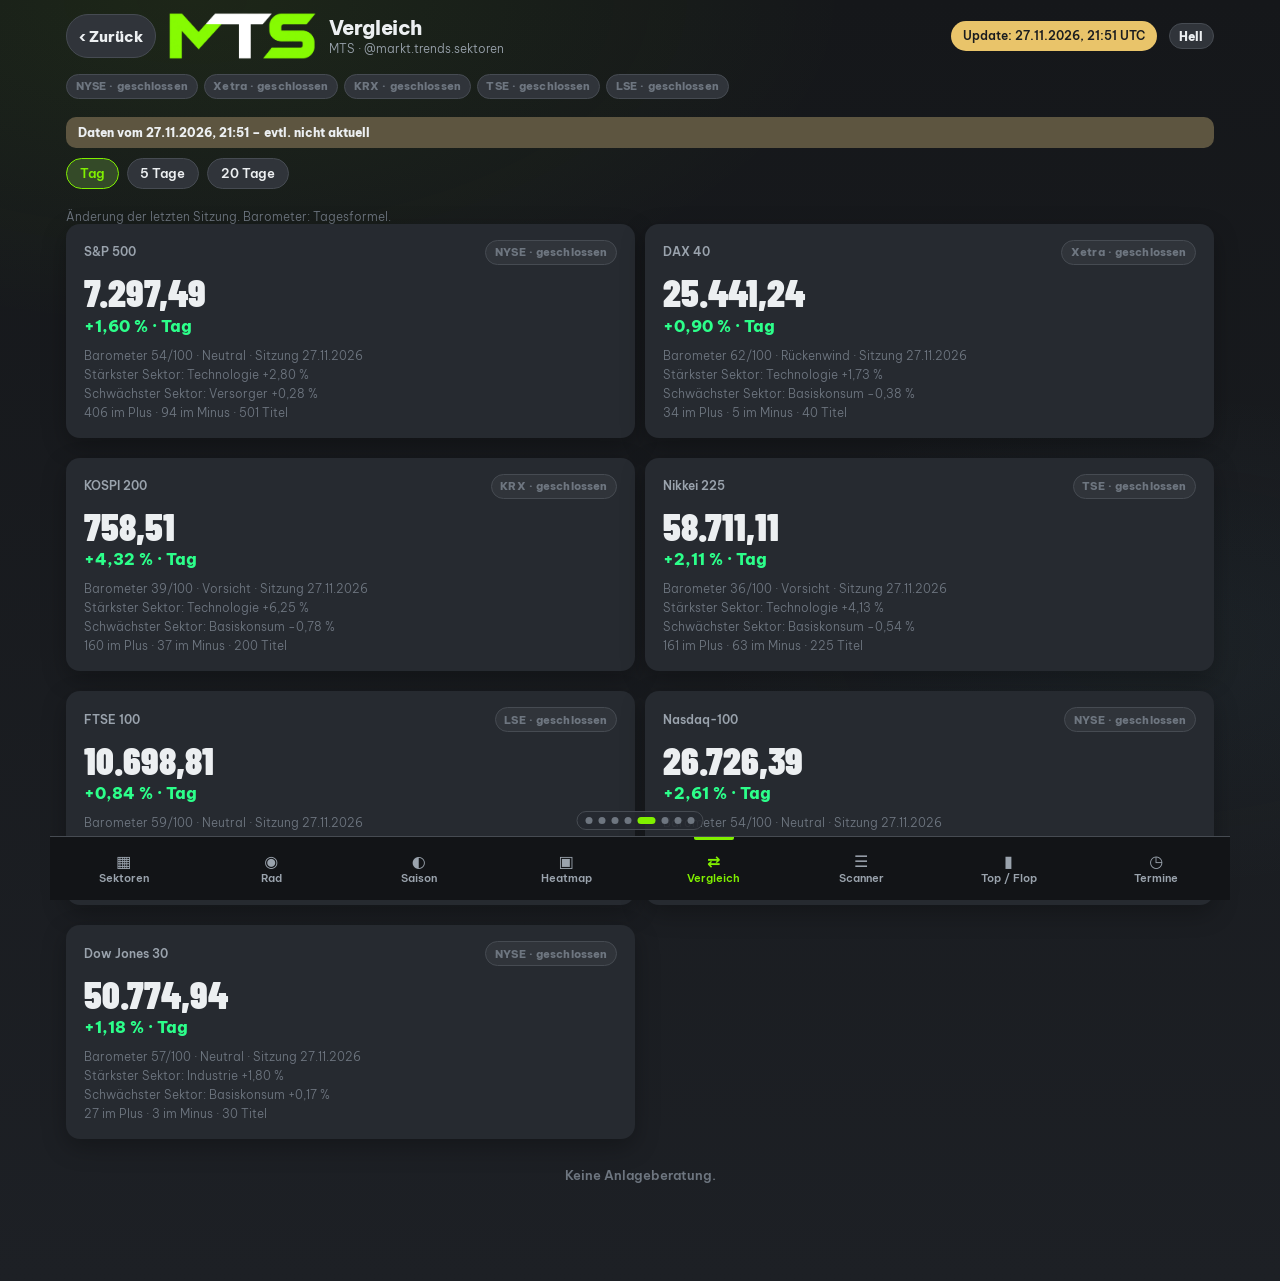
<file: vergleich.html>
<!DOCTYPE html>
<html lang="de">
<head>
  <meta charset="utf-8">
  <script>try{if(localStorage.getItem("mts-theme")==="light")document.documentElement.setAttribute("data-theme","light")}catch(e){}</script>
  <meta name="viewport" content="width=device-width, initial-scale=1, viewport-fit=cover">
  <meta name="apple-mobile-web-app-capable" content="yes">
  <meta name="apple-mobile-web-app-status-bar-style" content="black-translucent">
  <meta name="theme-color" content="#15171A">
  <meta name="description" content="MTS Sektor-Scanner: Index-Vergleich. Keine Anlageberatung.">
  <title>MTS Vergleich</title>
  <link rel="manifest" href="manifest.json">
  <link rel="icon" href="assets/logo_T_white.png">
  <link rel="apple-touch-icon" href="assets/apple-touch-icon.png">
  <meta name="apple-mobile-web-app-title" content="MTS Scanner">
  <link rel="stylesheet" href="css/app.css">
</head>
<body>
  <div class="page">
    <header class="app-header">
      <img class="logo logo-dark" src="assets/logo_T_white.png" alt="MTS" width="148" height="48">
      <img class="logo logo-light" src="assets/logo_mts_light.png" alt="" width="148" height="48">
      <div class="header-text">
        <h1>Vergleich</h1>
        <p class="handle">MTS · @markt.trends.sektoren</p>
      </div>
      <div class="stand-wrap">
        <p id="stand" class="stand">Stand wird geladen …</p>
      </div>
      <div id="market-status" class="market-row" hidden></div>
    </header>
    <main id="app" class="main">
      <p class="loading">Daten werden geladen …</p>
    </main>
    <footer class="app-footer">
      <p>Keine Anlageberatung.</p>
    </footer>
    <nav class="tabs" aria-label="Ansichten">
      <a class="tab" href="./index.html"><span class="tab-icon" aria-hidden="true">▦</span>Sektoren</a>
      <a class="tab" href="./rad.html"><span class="tab-icon" aria-hidden="true">◉</span>Rad</a>
      <a class="tab" href="./saison.html"><span class="tab-icon" aria-hidden="true">◐</span>Saison</a>
      <a class="tab" href="./heatmap.html"><span class="tab-icon" aria-hidden="true">▣</span>Heatmap</a>
      <a class="tab is-active" href="./vergleich.html" aria-current="page"><span class="tab-icon" aria-hidden="true">⇄</span>Vergleich</a>
      <a class="tab" href="./scanner.html"><span class="tab-icon" aria-hidden="true">☰</span>Scanner</a>
      <a class="tab" href="./topflop.html"><span class="tab-icon" aria-hidden="true">▮</span>Top / Flop</a>
      <a class="tab" href="./earnings.html"><span class="tab-icon" aria-hidden="true">◷</span>Termine</a>
    </nav>
  </div>
  <script src="js/common.js" defer></script>
  <script src="js/vergleich.js" defer></script>
</body>
</html>
</file>
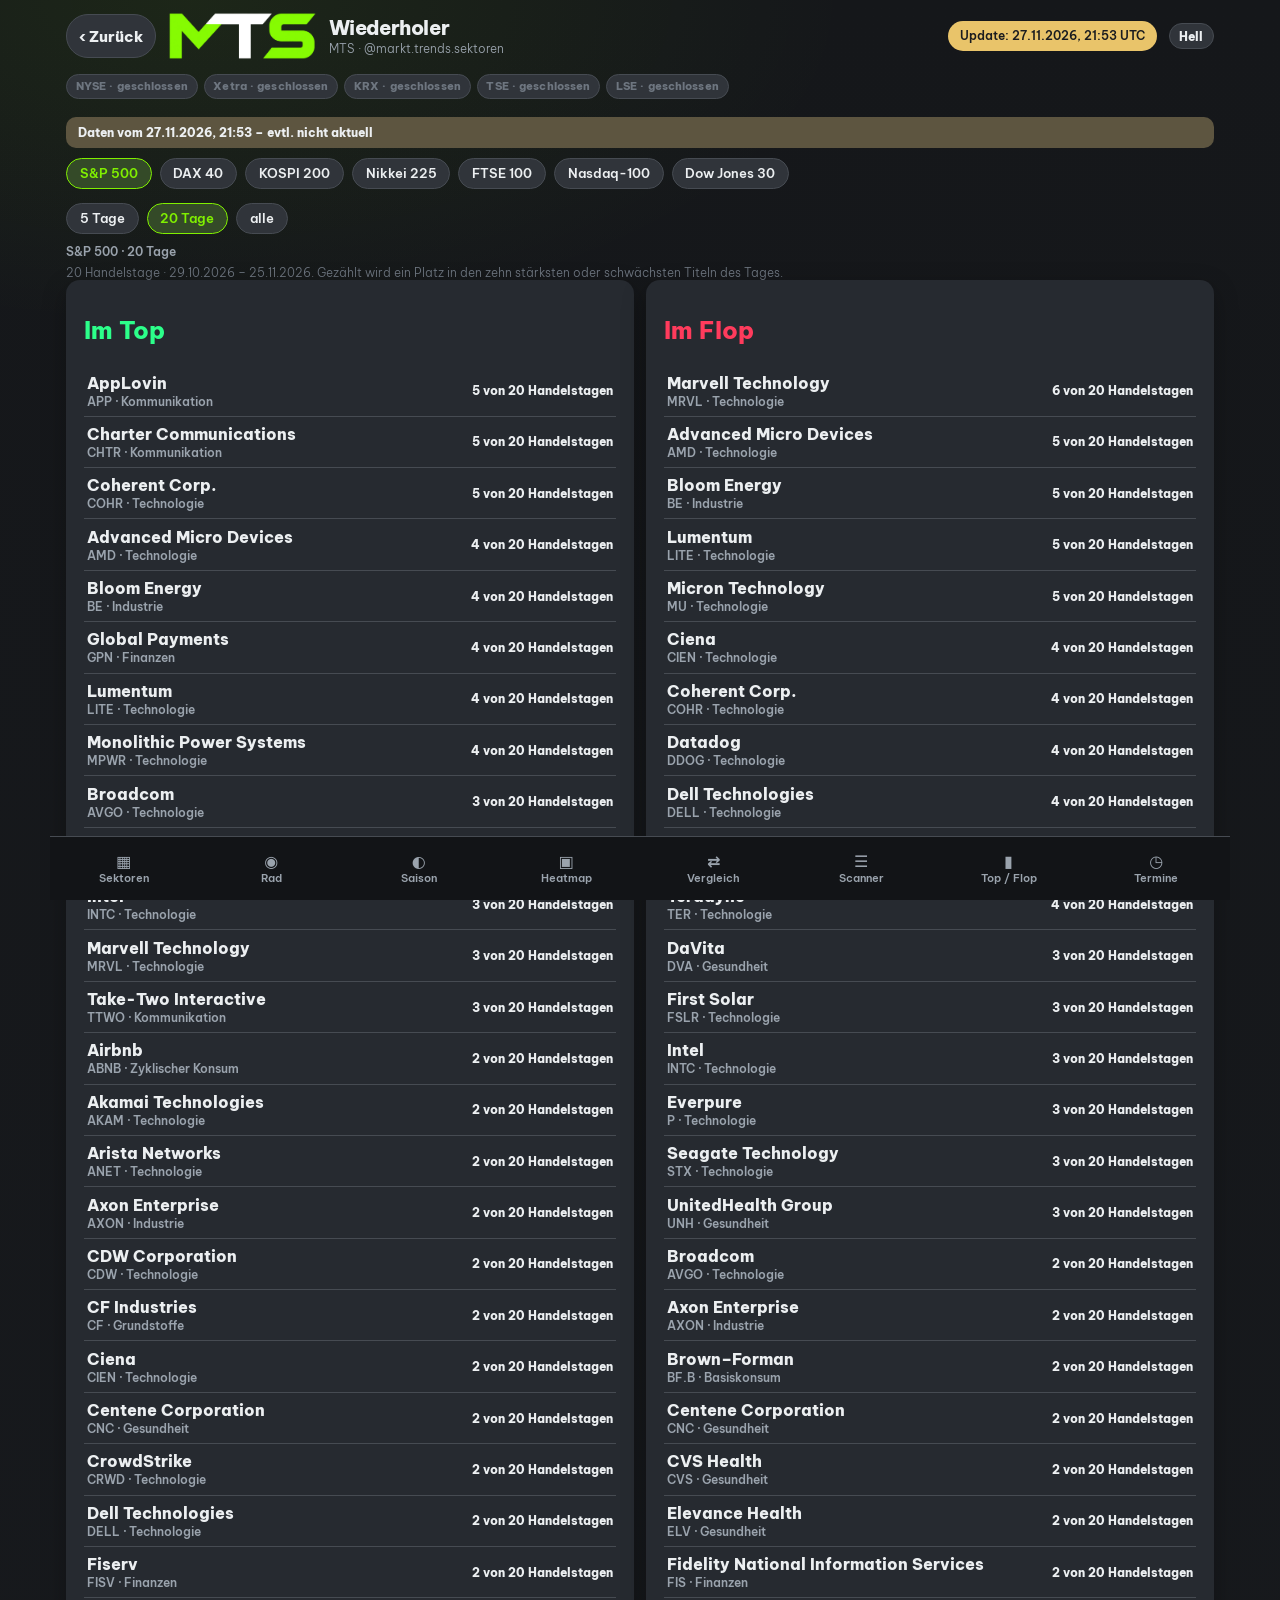
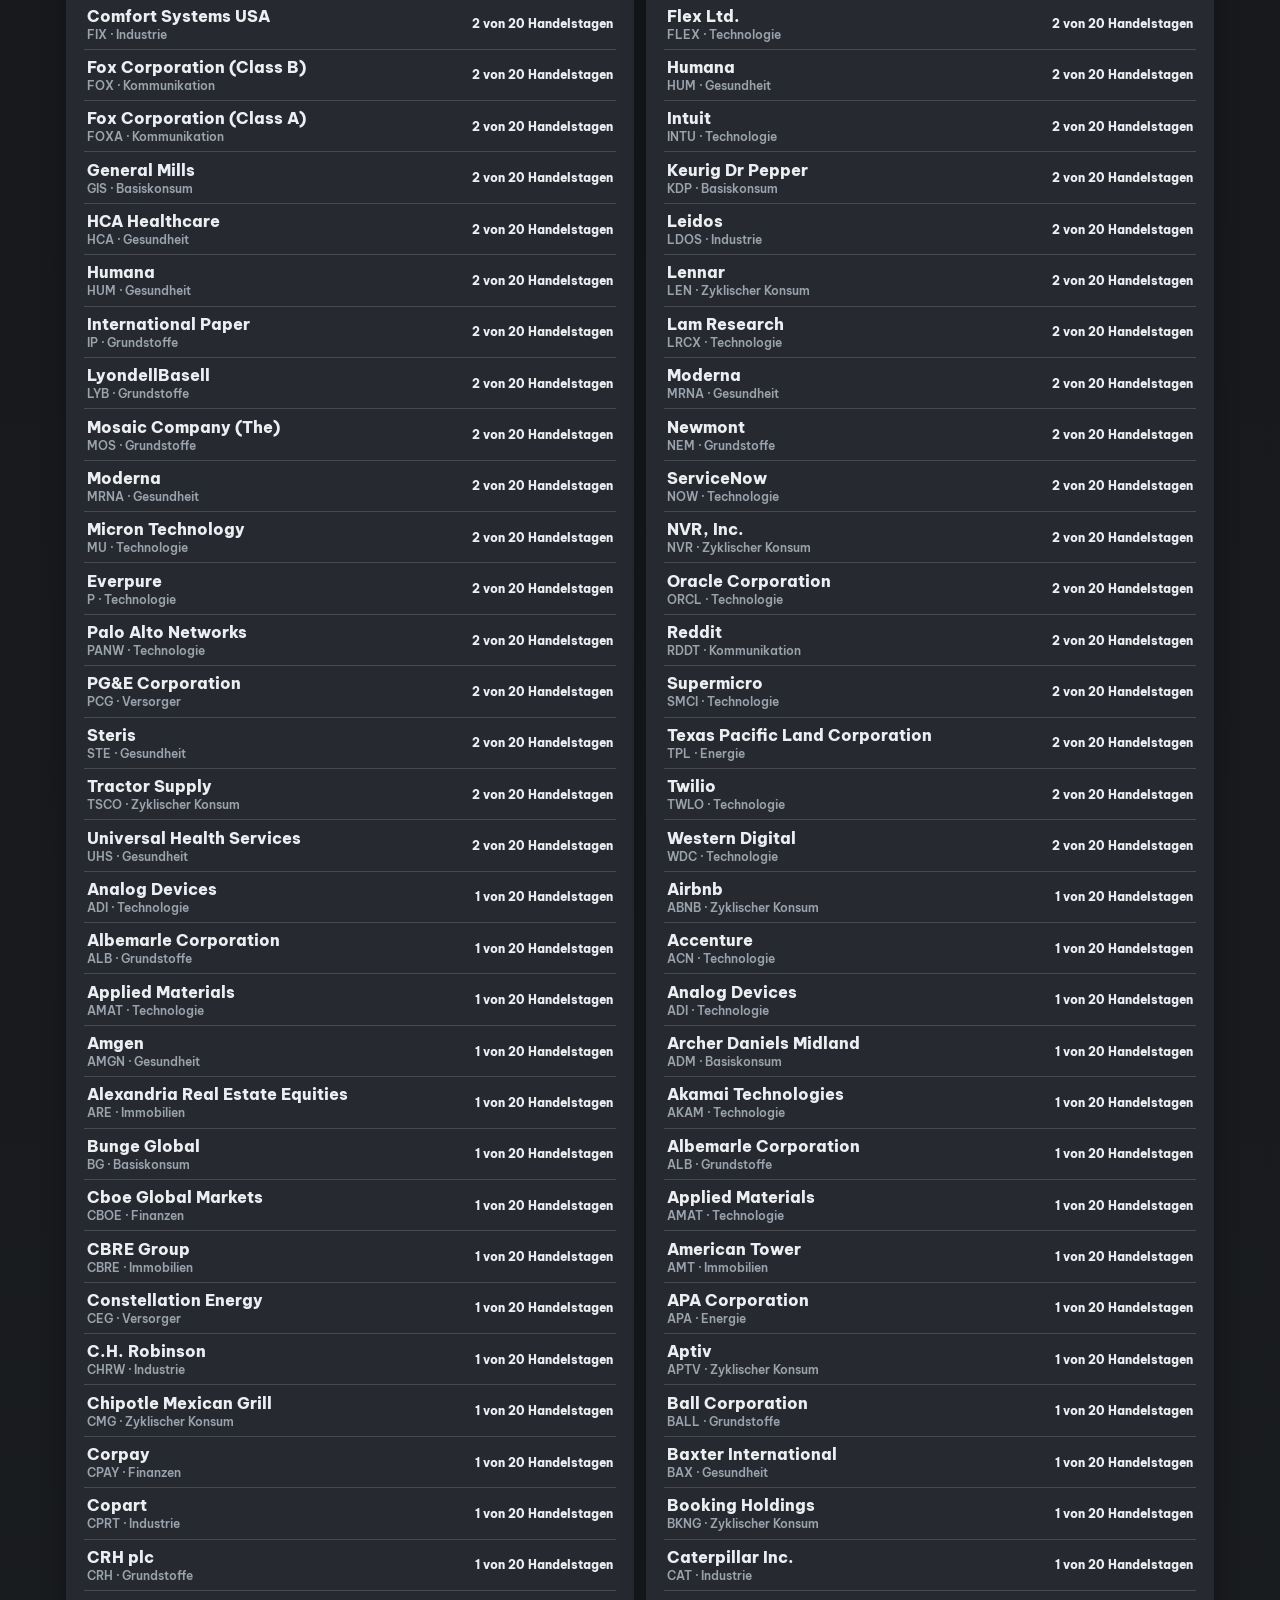
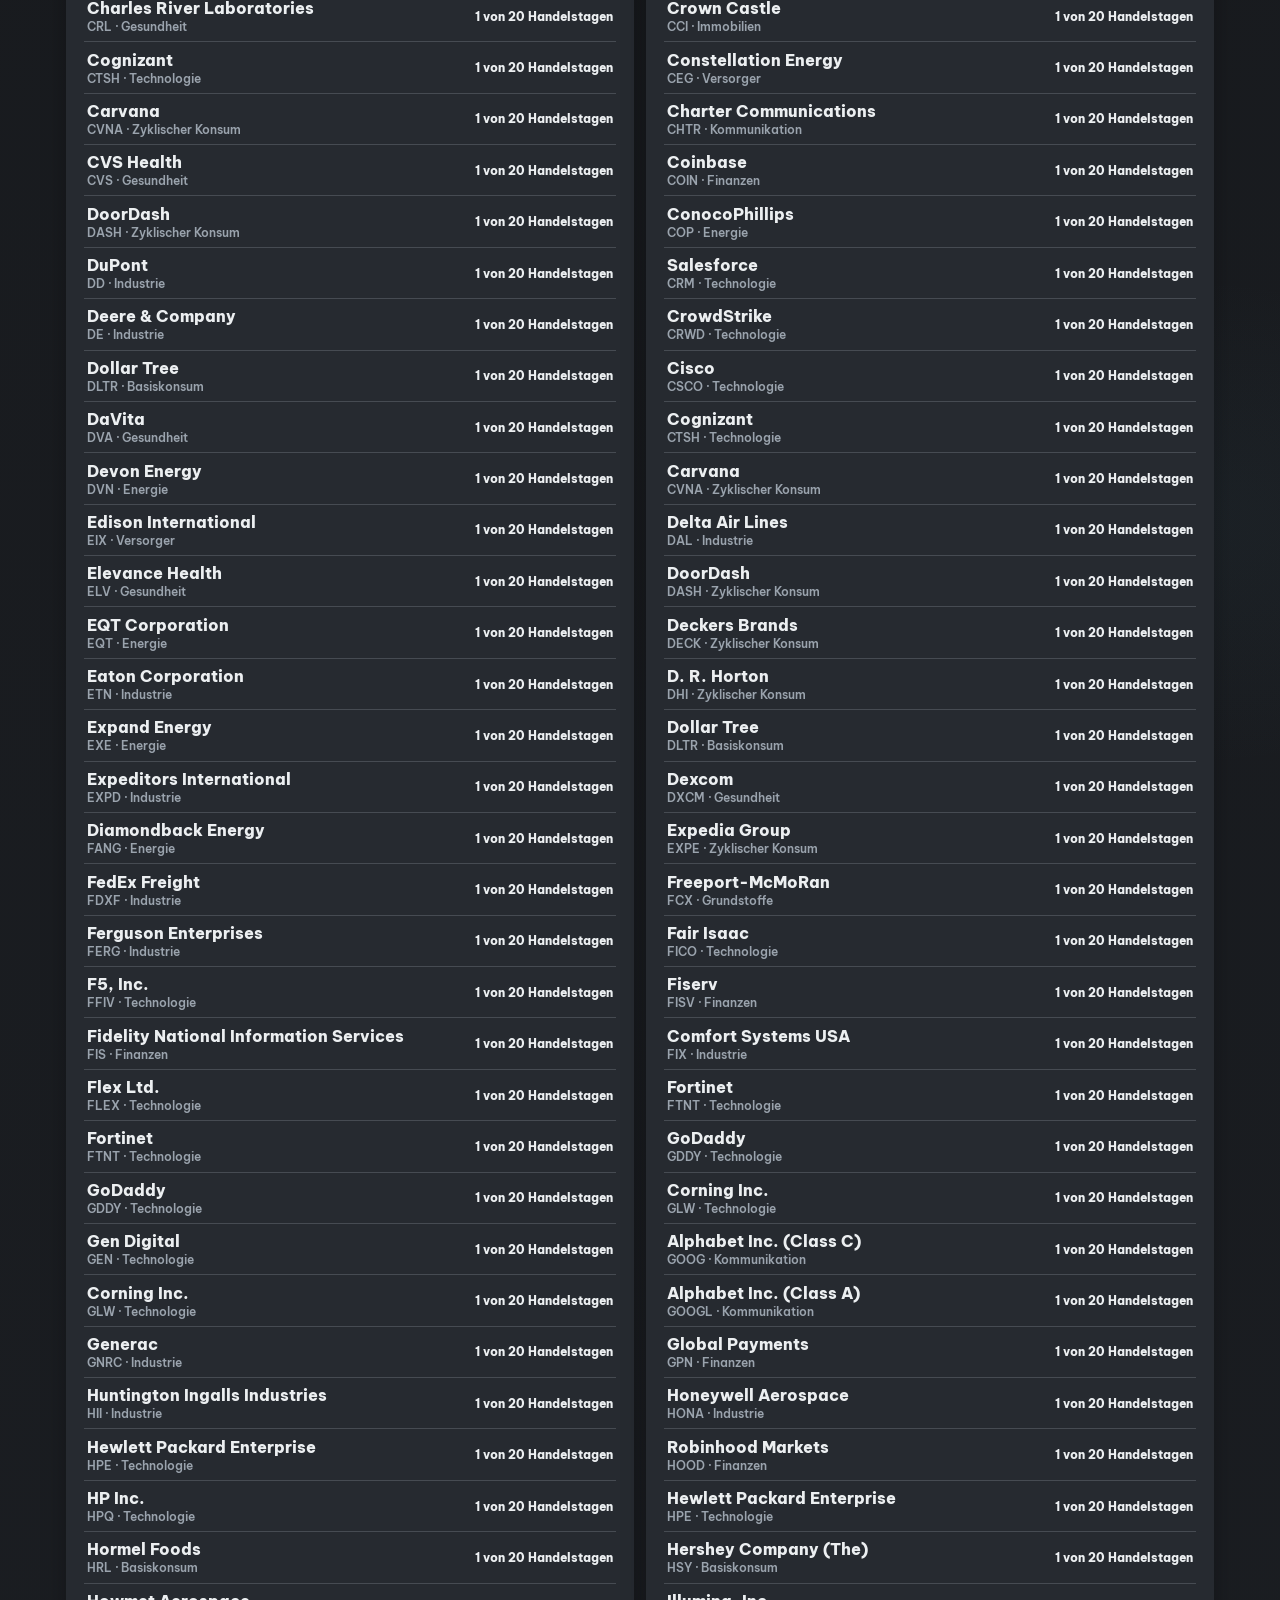
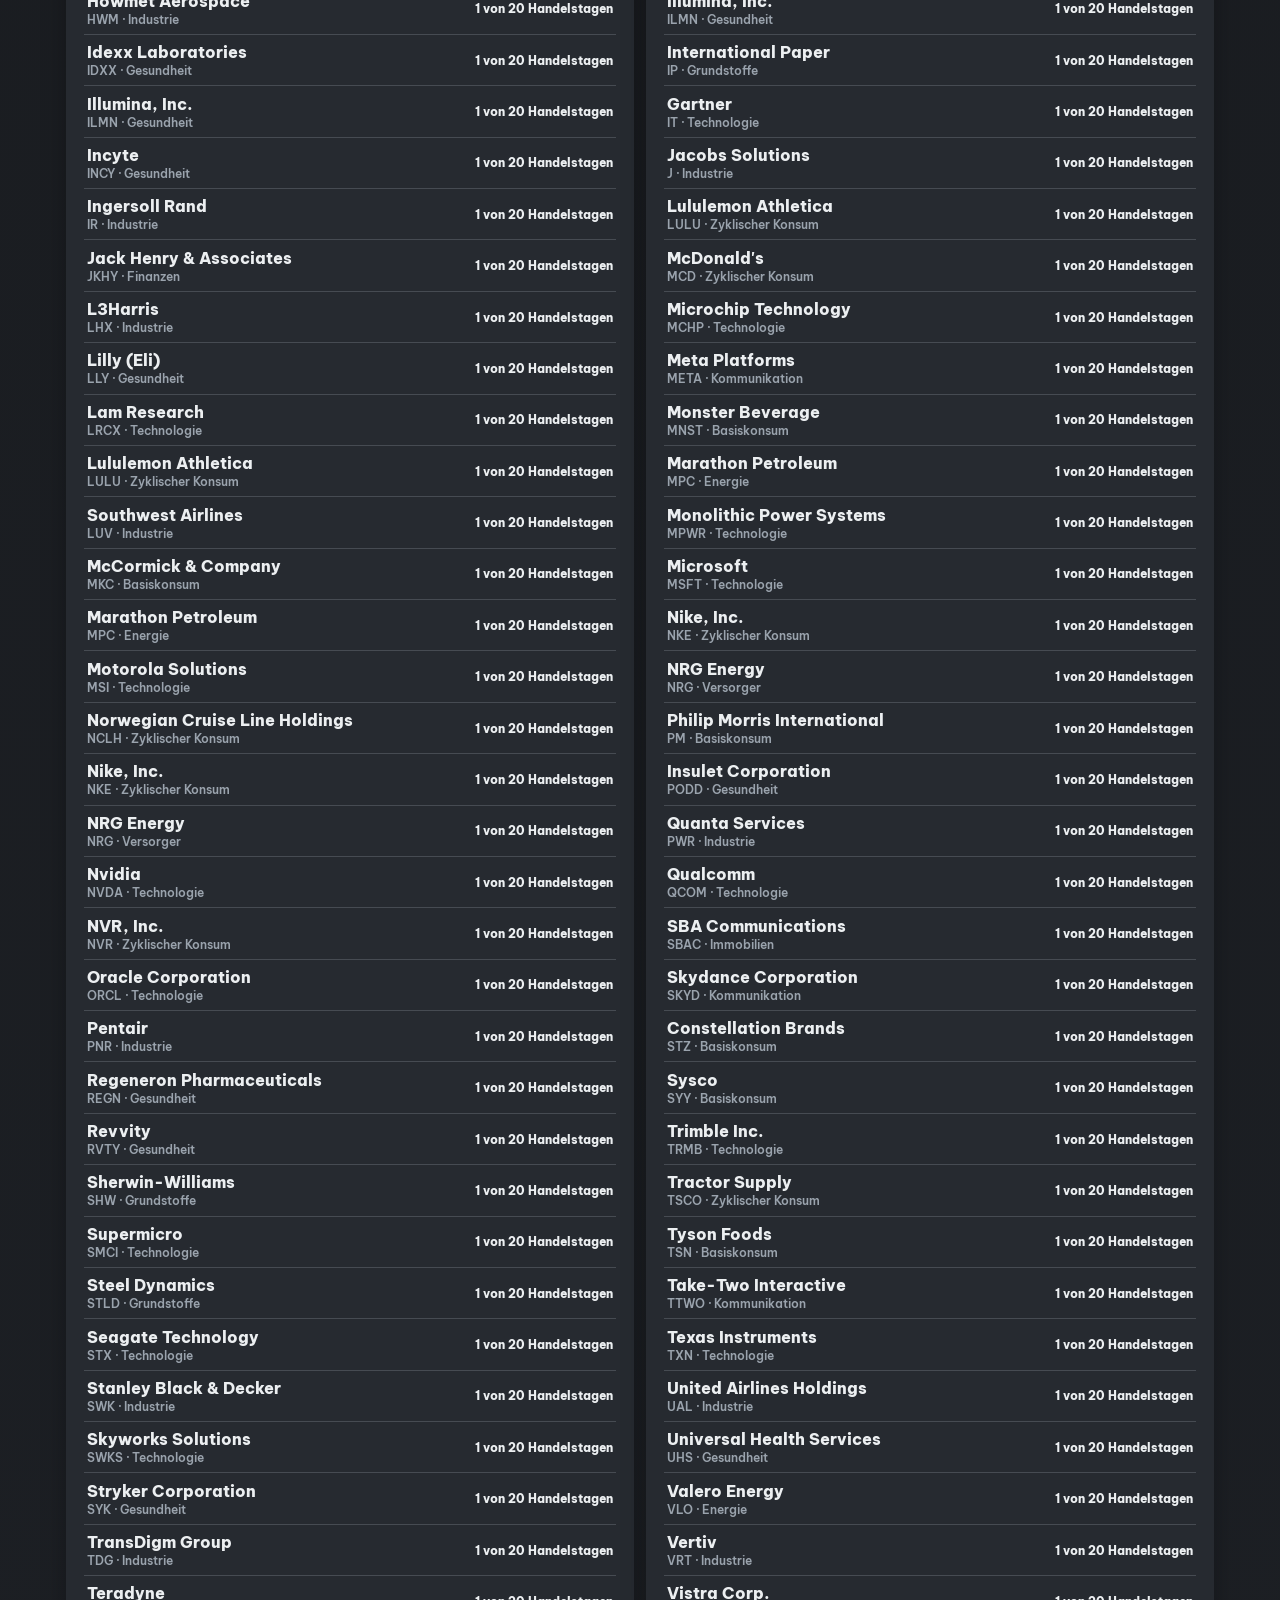
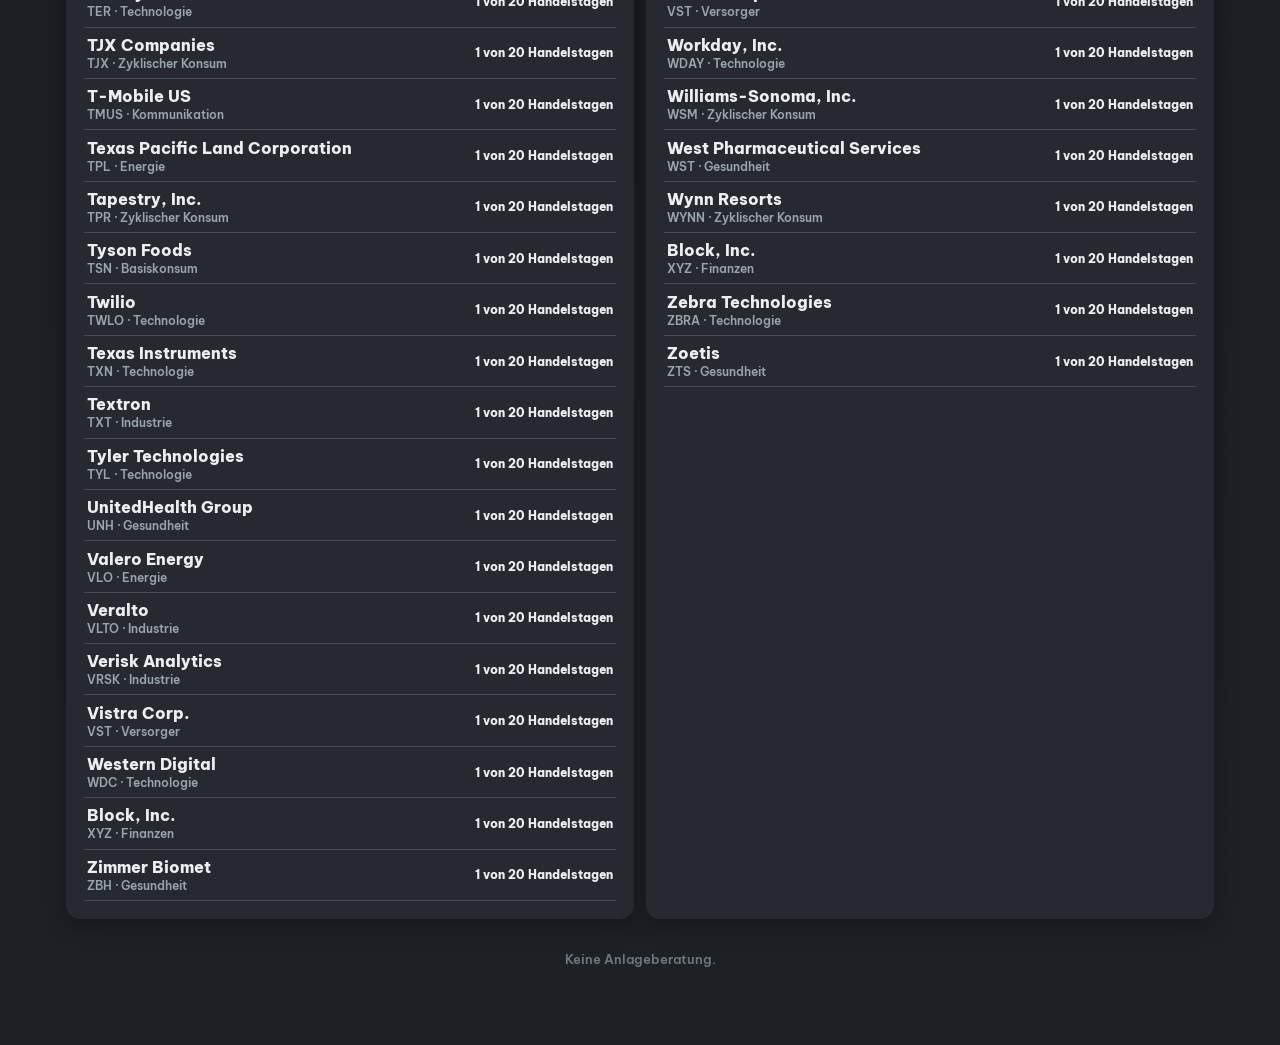
<file: wiederholer.html>
<!DOCTYPE html>
<html lang="de">
<head>
  <meta charset="utf-8">
  <script>try{if(localStorage.getItem("mts-theme")==="light")document.documentElement.setAttribute("data-theme","light")}catch(e){}</script>
  <meta name="viewport" content="width=device-width, initial-scale=1, viewport-fit=cover">
  <meta name="apple-mobile-web-app-capable" content="yes">
  <meta name="mobile-web-app-capable" content="yes">
  <meta name="apple-mobile-web-app-status-bar-style" content="black-translucent">
  <meta name="theme-color" content="#15171A">
  <meta name="description" content="MTS Sektor-Scanner: Wiederholer. Keine Anlageberatung.">
  <title>MTS Wiederholer</title>
  <link rel="icon" href="assets/logo_T_white.png">
  <link rel="apple-touch-icon" href="assets/apple-touch-icon.png">
  <link rel="manifest" href="manifest.json">
  <meta name="apple-mobile-web-app-title" content="MTS Scanner">
  <link rel="stylesheet" href="css/app.css">
</head>
<body>
  <div class="page">
    <header class="app-header">
      <img class="logo logo-dark" src="assets/logo_T_white.png" alt="MTS" width="148" height="48">
      <img class="logo logo-light" src="assets/logo_mts_light.png" alt="" width="148" height="48">
      <div class="header-text">
        <h1>Wiederholer</h1>
        <p class="handle">MTS · @markt.trends.sektoren</p>
      </div>
      <div class="stand-wrap">
        <p id="stand" class="stand">Stand wird geladen …</p>
      </div>
      <div id="market-status" class="market-row" hidden></div>
    </header>
    <main id="app" class="main">
      <p class="loading">Daten werden geladen …</p>
    </main>
    <footer class="app-footer">
      <p>Keine Anlageberatung.</p>
    </footer>
    <nav class="tabs" aria-label="Ansichten">
      <a class="tab" href="./index.html"><span class="tab-icon" aria-hidden="true">▦</span>Sektoren</a>
      <a class="tab" href="./rad.html"><span class="tab-icon" aria-hidden="true">◉</span>Rad</a>
      <a class="tab" href="./saison.html"><span class="tab-icon" aria-hidden="true">◐</span>Saison</a>
      <a class="tab" href="./heatmap.html"><span class="tab-icon" aria-hidden="true">▣</span>Heatmap</a>
      <a class="tab" href="./vergleich.html"><span class="tab-icon" aria-hidden="true">⇄</span>Vergleich</a>
      <a class="tab" href="./scanner.html"><span class="tab-icon" aria-hidden="true">☰</span>Scanner</a>
      <a class="tab" href="./topflop.html"><span class="tab-icon" aria-hidden="true">▮</span>Top / Flop</a>
      <a class="tab" href="./earnings.html"><span class="tab-icon" aria-hidden="true">◷</span>Termine</a>
    </nav>
  </div>
  <script src="js/common.js" defer></script>
  <script src="js/history.js" defer></script>
  <script src="js/wiederholer.js" defer></script>
</body>
</html>
</file>
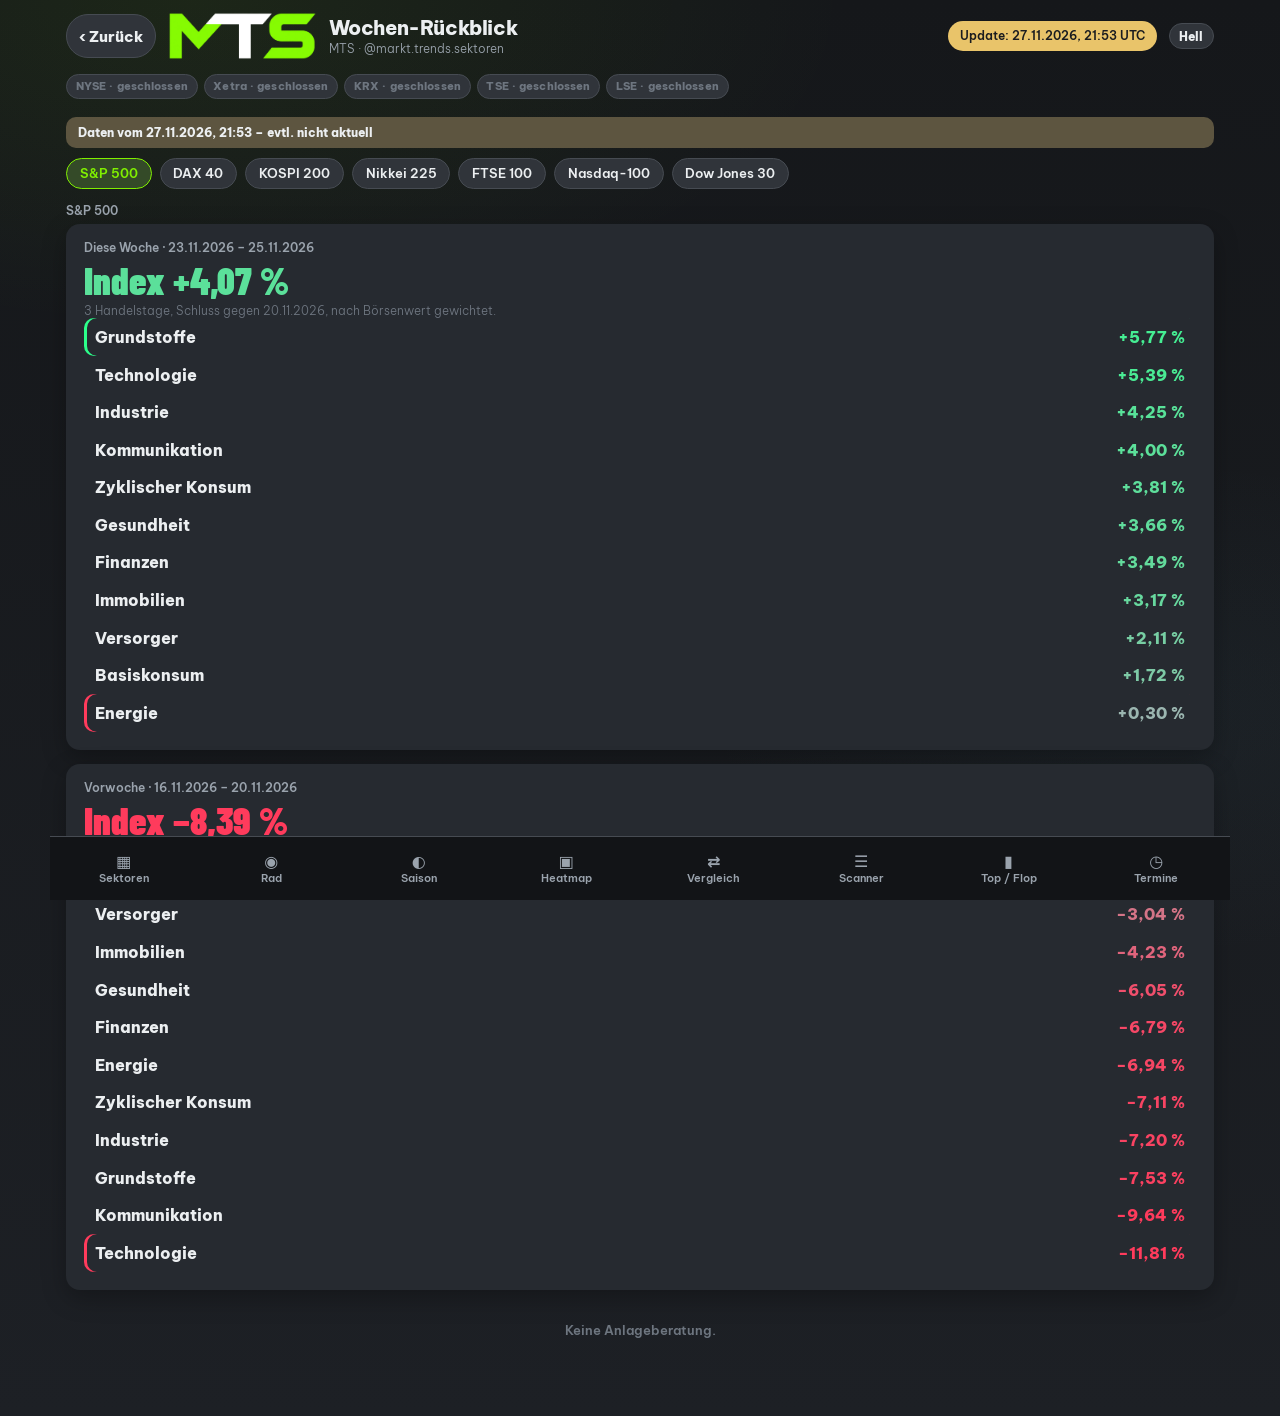
<file: woche.html>
<!DOCTYPE html>
<html lang="de">
<head>
  <meta charset="utf-8">
  <script>try{if(localStorage.getItem("mts-theme")==="light")document.documentElement.setAttribute("data-theme","light")}catch(e){}</script>
  <meta name="viewport" content="width=device-width, initial-scale=1, viewport-fit=cover">
  <meta name="apple-mobile-web-app-capable" content="yes">
  <meta name="mobile-web-app-capable" content="yes">
  <meta name="apple-mobile-web-app-status-bar-style" content="black-translucent">
  <meta name="theme-color" content="#15171A">
  <meta name="description" content="MTS Sektor-Scanner: Wochen-Rückblick. Keine Anlageberatung.">
  <title>MTS Wochen-Rückblick</title>
  <link rel="icon" href="assets/logo_T_white.png">
  <link rel="apple-touch-icon" href="assets/apple-touch-icon.png">
  <link rel="manifest" href="manifest.json">
  <meta name="apple-mobile-web-app-title" content="MTS Scanner">
  <link rel="stylesheet" href="css/app.css">
</head>
<body>
  <div class="page">
    <header class="app-header">
      <img class="logo logo-dark" src="assets/logo_T_white.png" alt="MTS" width="148" height="48">
      <img class="logo logo-light" src="assets/logo_mts_light.png" alt="" width="148" height="48">
      <div class="header-text">
        <h1>Wochen-Rückblick</h1>
        <p class="handle">MTS · @markt.trends.sektoren</p>
      </div>
      <div class="stand-wrap">
        <p id="stand" class="stand">Stand wird geladen …</p>
      </div>
      <div id="market-status" class="market-row" hidden></div>
    </header>
    <main id="app" class="main">
      <p class="loading">Daten werden geladen …</p>
    </main>
    <footer class="app-footer">
      <p>Keine Anlageberatung.</p>
    </footer>
    <nav class="tabs" aria-label="Ansichten">
      <a class="tab" href="./index.html"><span class="tab-icon" aria-hidden="true">▦</span>Sektoren</a>
      <a class="tab" href="./rad.html"><span class="tab-icon" aria-hidden="true">◉</span>Rad</a>
      <a class="tab" href="./saison.html"><span class="tab-icon" aria-hidden="true">◐</span>Saison</a>
      <a class="tab" href="./heatmap.html"><span class="tab-icon" aria-hidden="true">▣</span>Heatmap</a>
      <a class="tab" href="./vergleich.html"><span class="tab-icon" aria-hidden="true">⇄</span>Vergleich</a>
      <a class="tab" href="./scanner.html"><span class="tab-icon" aria-hidden="true">☰</span>Scanner</a>
      <a class="tab" href="./topflop.html"><span class="tab-icon" aria-hidden="true">▮</span>Top / Flop</a>
      <a class="tab" href="./earnings.html"><span class="tab-icon" aria-hidden="true">◷</span>Termine</a>
    </nav>
  </div>
  <script src="js/common.js" defer></script>
  <script src="js/history.js" defer></script>
  <script src="js/woche.js" defer></script>
</body>
</html>
</file>
<file: css/app.css>
@font-face {
  font-family: "Be Vietnam Pro";
  src: url("../assets/fonts/BeVietnamPro-Light.ttf") format("truetype");
  font-weight: 300;
  font-style: normal;
  font-display: swap;
}
@font-face {
  font-family: "Be Vietnam Pro";
  src: url("../assets/fonts/BeVietnamPro-SemiBold.ttf") format("truetype");
  font-weight: 600;
  font-style: normal;
  font-display: swap;
}
@font-face {
  font-family: "Be Vietnam Pro";
  src: url("../assets/fonts/BeVietnamPro-ExtraBold.ttf") format("truetype");
  font-weight: 800;
  font-style: normal;
  font-display: swap;
}
@font-face {
  font-family: "Barlow Condensed";
  src: url("../assets/fonts/BarlowCondensed-ExtraBold.ttf") format("truetype");
  font-weight: 800;
  font-style: normal;
  font-display: swap;
}
@font-face {
  font-family: "Barlow Condensed";
  src: url("../assets/fonts/BarlowCondensed-Black.ttf") format("truetype");
  font-weight: 900;
  font-style: normal;
  font-display: swap;
}

:root {
  --bg1: #15171a;
  --bg2: #1d2025;
  --card: #262a30;
  --fg: #eceff1;
  --sub: #9aa3ad;
  --muted: #6e7680;
  --up: #2cff8a;
  --down: #ff3b5c;
  --gold: #e9c46a;
  --lime: #80f000;
  --line: #464b52;
  --track: #3a3e44;
  --chip: #30343a;
  --pad: 16px;
  color-scheme: dark;
  --radius: 14px;
  --tab-h: 64px;
  --safe-t: env(safe-area-inset-top, 0px);
  --safe-b: env(safe-area-inset-bottom, 0px);
}
:root[data-theme="light"] {
  --bg1: #f3f5f7;
  --bg2: #e6ebf0;
  --card: #ffffff;
  --fg: #1a1c1f;
  --sub: #3c4650;
  --muted: #5c6772;
  --up: #0c8a4b;
  --down: #d0123a;
  --gold: #a56b00;
  --lime: #3f7d00;
  --line: #d5dbe3;
  --track: #e4e9ee;
  --chip: #e8eef3;
  color-scheme: light;
}

*, *::before, *::after { box-sizing: border-box; }
html, body {
  margin: 0;
  padding: 0;
  min-height: 100%;
  background: radial-gradient(1200px 600px at 15% 0%, rgba(128, 240, 0, 0.07), transparent 55%),
              radial-gradient(900px 500px at 90% 50%, rgba(80, 140, 160, 0.06), transparent 50%),
              linear-gradient(180deg, var(--bg1), var(--bg2));
  color: var(--fg);
  font-family: "Be Vietnam Pro", system-ui, -apple-system, sans-serif;
  -webkit-font-smoothing: antialiased;
  text-rendering: optimizeLegibility;
}
body { padding: 0; }

.page {
  max-width: 900px;
  margin: 0 auto;
  min-height: 100dvh;
  display: flex;
  flex-direction: column;
  padding: calc(12px + var(--safe-t)) var(--pad) calc(var(--tab-h) + 10px + var(--safe-b));
}
.main { flex: 1 1 auto; }


.app-header {
  display: flex;
  align-items: center;
  gap: 12px;
  margin-bottom: 16px;
  flex-wrap: wrap;
}
.back-btn {
  appearance: none;
  flex: 0 0 auto;
  min-width: 44px;
  min-height: 44px;
  padding: 0 0.75rem;
  border: 1px solid var(--line);
  border-radius: 999px;
  background: var(--chip);
  color: var(--fg);
  font: 700 0.95rem "Be Vietnam Pro", system-ui, sans-serif;
  cursor: pointer;
}
.back-btn[hidden] { display: none; }
.logo {
  height: 48px;
  width: auto;
  display: block;
  flex: 0 0 auto;
}
.logo-light { display: none; }
:root[data-theme="light"] .logo-dark { display: none; }
:root[data-theme="light"] .logo-light { display: block; }
.header-text { flex: 1 1 auto; min-width: 0; }
.header-text h1 {
  margin: 0;
  font-size: 1.25rem;
  font-weight: 800;
  letter-spacing: -0.02em;
  line-height: 1.15;
}
.handle {
  margin: 2px 0 0;
  font-size: 0.75rem;
  font-weight: 300;
  color: var(--sub);
}
.stand-wrap { margin-left: auto; max-width: 16rem; }
.market-row {
  flex: 1 0 100%;
  display: flex;
  flex-wrap: nowrap;
  gap: 6px;
  overflow-x: auto;
  -webkit-overflow-scrolling: touch;
  margin: 2px 0 0;
  padding-bottom: 2px;
  scrollbar-width: none;
}
.market-row::-webkit-scrollbar { display: none; }
.mkt {
  flex: 0 0 auto;
  border-radius: 999px;
  border: 1px solid var(--line);
  background: var(--chip);
  color: var(--muted);
  font-size: 0.68rem;
  font-weight: 700;
  letter-spacing: 0.01em;
  padding: 0.28rem 0.55rem;
  white-space: nowrap;
}
.mkt.is-open { color: var(--up); border-color: color-mix(in srgb, var(--up) 55%, var(--line)); }
.mkt.is-lunch { color: var(--gold); border-color: color-mix(in srgb, var(--gold) 55%, var(--line)); }
.stand {
  margin: 0;
  font-size: 0.72rem;
  font-weight: 600;
  color: #1a1c1f;
  background: var(--gold);
  border-radius: 999px;
  padding: 0.45rem 0.75rem;
  line-height: 1.3;
  text-align: center;
}

.main { min-height: 40vh; }
.loading, .error {
  color: var(--sub);
  text-align: center;
  padding: 2rem 1rem;
}
.error { color: #f0907e; }

.hero {
  display: grid;
  grid-template-columns: 1fr;
  gap: 12px;
  margin-bottom: 18px;
}
@media (min-width: 640px) {
  .hero { grid-template-columns: 1fr 1fr; }
}

.card {
  background: var(--card);
  border-radius: var(--radius);
  padding: 16px 18px 18px;
  box-shadow: 0 8px 24px rgba(0, 0, 0, 0.28);
}
.kicker {
  margin: 0 0 6px;
  font-size: 0.78rem;
  font-weight: 600;
  color: var(--sub);
}
.spx-price {
  margin: 0;
  font-family: "Barlow Condensed", "Be Vietnam Pro", sans-serif;
  font-weight: 900;
  font-size: clamp(2.6rem, 8vw, 3.6rem);
  letter-spacing: -0.02em;
  line-height: 0.95;
}
.spx-pct {
  margin: 8px 0 12px;
  font-family: "Barlow Condensed", sans-serif;
  font-weight: 800;
  font-size: clamp(1.8rem, 5vw, 2.3rem);
  line-height: 1;
}
.spx-pct.is-up { color: var(--up); }
.spx-pct.is-down { color: var(--down); }
.hero-line {
  margin: 0;
  font-size: 1rem;
  font-weight: 600;
}
.hero-sub {
  margin: 8px 0 0;
  font-size: 0.78rem;
  font-weight: 300;
  color: var(--muted);
}

.gauge-wrap {
  display: flex;
  flex-direction: column;
  align-items: center;
  padding-top: 4px;
}
.gauge { width: 100%; max-width: 280px; height: auto; display: block; }
.baro-score {
  margin: 2px 0 0;
  font-family: "Barlow Condensed", sans-serif;
  font-weight: 900;
  font-size: 3rem;
  line-height: 0.9;
  text-align: center;
}
.baro-of {
  margin: 0;
  font-size: 0.75rem;
  font-weight: 300;
  color: var(--sub);
  text-align: center;
}
.zone-pill {
  display: inline-block;
  margin: 8px auto 0;
  padding: 0.28rem 0.85rem;
  border-radius: 999px;
  font-size: 0.85rem;
  font-weight: 600;
  border: 1.5px solid currentColor;
  background: color-mix(in srgb, currentColor 18%, var(--card));
}
.baro-prev {
  margin: 8px 0 0;
  font-size: 0.75rem;
  font-weight: 300;
  color: var(--muted);
  text-align: center;
}

.section-head {
  display: flex;
  justify-content: space-between;
  align-items: baseline;
  gap: 8px;
  margin: 4px 2px 10px;
}
.section-head h2 {
  margin: 0;
  font-size: 0.85rem;
  font-weight: 600;
  color: var(--sub);
}
.section-head p {
  margin: 0;
  font-size: 0.7rem;
  font-weight: 300;
  color: var(--muted);
  text-align: right;
}

.grid {
  display: grid;
  grid-template-columns: 1fr;
  gap: 10px;
}
@media (min-width: 520px) {
  .grid { grid-template-columns: repeat(2, 1fr); }
}
@media (min-width: 700px) {
  .grid { grid-template-columns: repeat(6, 1fr); }
  .tile { grid-column: span 2; }
  .tile.tail-a { grid-column: 2 / 4; }
  .tile.tail-b { grid-column: 4 / 6; }
}

.tile {
  position: relative;
  background: var(--card);
  border-radius: 12px;
  padding: 12px 12px 10px 16px;
  min-height: 132px;
  overflow: hidden;
  box-shadow: 0 6px 16px rgba(0, 0, 0, 0.22);
}
.tile-accent {
  position: absolute;
  left: 0;
  top: 14px;
  bottom: 14px;
  width: 5px;
  border-radius: 0 3px 3px 0;
}
.tile-top {
  display: flex;
  justify-content: space-between;
  align-items: flex-start;
  gap: 8px;
}
.tile-name {
  margin: 0;
  font-size: 0.92rem;
  font-weight: 600;
  line-height: 1.2;
}
.tile-ticker {
  margin: 2px 0 0;
  font-size: 0.72rem;
  font-weight: 600;
  color: var(--sub);
  letter-spacing: 0.02em;
}
.tile-price {
  margin: 0;
  font-size: 0.72rem;
  font-weight: 300;
  color: var(--sub);
  font-variant-numeric: tabular-nums;
}
.tile-pct {
  margin: 8px 0 6px;
  font-family: "Barlow Condensed", sans-serif;
  font-weight: 900;
  font-size: 1.85rem;
  line-height: 1;
}
.spark { width: 100%; height: 36px; display: block; }

.app-footer {
  text-align: center;
  margin: 18px 0 4px;
  flex: 0 0 auto;
}
.app-footer p {
  margin: 0;
  font-size: 0.8rem;
  font-weight: 600;
  color: var(--muted);
}

.tabs {
  position: fixed;
  left: 0;
  right: 0;
  bottom: 0;
  display: flex;
  overflow-x: auto;
  -webkit-overflow-scrolling: touch;
  height: calc(var(--tab-h) + var(--safe-b));
  padding-bottom: var(--safe-b);
  background: color-mix(in srgb, var(--bg1) 88%, black);
  border-top: 1px solid var(--line);
  backdrop-filter: blur(12px);
  max-width: 900px;
  margin: 0 auto;
}
/* when the page is centered on a wide screen, keep the tab bar aligned */
@media (min-width: 901px) {
  .tabs {
    left: 50%;
    right: auto;
    width: min(900px, 100%);
    max-width: none;
    transform: translateX(-50%);
  }
}
.tab {
  display: flex;
  flex-direction: column;
  align-items: center;
  justify-content: center;
  gap: 2px;
  color: var(--sub);
  text-decoration: none;
  font-size: 0.66rem;
  font-weight: 600;
  position: relative;
  flex: 1 0 3.5rem;
}
.tab-icon { font-size: 1rem; line-height: 1; }
.tab.is-active { color: var(--lime); }
.tab.is-active::before {
  content: "";
  position: absolute;
  top: 0;
  width: 40px;
  height: 3px;
  background: var(--lime);
  border-radius: 0 0 2px 2px;
}
.tab.is-disabled { opacity: 0.45; cursor: default; }

/* Landscape iPad: hero + grid side by side so it fits the shorter viewport */
@media (orientation: landscape) and (min-width: 900px) {
  .page { max-width: 1180px; padding-bottom: calc(var(--tab-h) + 10px + var(--safe-b)); }
  .tabs {
    width: min(1180px, 100%);
    max-width: none;
  }
  .main-layout {
    display: grid;
    grid-template-columns: minmax(280px, 0.9fr) minmax(0, 1.4fr);
    gap: 16px;
    align-items: start;
  }
  .hero { grid-template-columns: 1fr; margin-bottom: 0; }
  .grid { grid-template-columns: repeat(6, 1fr); }
  .tile { grid-column: span 2; }
  .tile.tail-a { grid-column: 2 / 4; }
  .tile.tail-b { grid-column: 4 / 6; }
  .tile { min-height: 112px; padding: 10px 10px 8px 14px; }
  .tile-pct { font-size: 1.5rem; margin: 4px 0; }
  .spark { height: 28px; }
  .baro-score { font-size: 2.4rem; }
}

@media (prefers-reduced-motion: reduce) {
  * { animation: none !important; transition: none !important; }
}

.visually-hidden {
  position: absolute;
  width: 1px;
  height: 1px;
  overflow: hidden;
  clip: rect(0 0 0 0);
  white-space: nowrap;
}

.scanner-head { margin-bottom: 12px; }
.scanner-title-row, .tf-title-row {
  display: flex;
  justify-content: space-between;
  align-items: baseline;
  gap: 10px;
  margin-bottom: 10px;
}
.hit-count { margin: 0; font-weight: 600; color: var(--gold); font-size: 0.9rem; }
.search-wrap { display: block; position: relative; margin-bottom: 10px; }
.search {
  width: 100%;
  border: 1px solid var(--line);
  background: var(--card);
  color: var(--fg);
  border-radius: 999px;
  padding: 0.65rem 1rem;
  font: 600 16px "Be Vietnam Pro", system-ui, sans-serif;
  outline: none;
}
.suggest {
  position: absolute;
  z-index: 30;
  left: 0;
  right: 0;
  top: calc(100% + 4px);
  background: var(--card);
  border: 1px solid var(--line);
  border-radius: 12px;
  box-shadow: 0 10px 24px rgba(0, 0, 0, 0.35);
  max-height: 16rem;
  overflow: auto;
  -webkit-overflow-scrolling: touch;
}
.suggest[hidden] { display: none; }
.suggest.is-fixed {
  position: fixed;
  right: auto;
  z-index: 70;
}
.suggest-item {
  display: flex;
  align-items: baseline;
  gap: 8px;
  width: 100%;
  text-align: left;
  border: 0;
  border-bottom: 1px solid var(--line);
  background: transparent;
  color: var(--fg);
  padding: 0.55rem 0.75rem;
  font: 600 0.85rem "Be Vietnam Pro", system-ui, sans-serif;
  cursor: pointer;
}
.suggest-item:last-child { border-bottom: 0; }
.suggest-item .muted { margin-left: auto; font-size: 0.72rem; }
.star {
  appearance: none;
  border: 0;
  background: transparent;
  color: var(--muted);
  font-size: 1.05rem;
  line-height: 1;
  padding: 0.15rem;
  cursor: pointer;
}
.star.is-on { color: var(--gold); }
.search:focus { border-color: var(--lime); }
.chip-row {
  display: flex;
  flex-wrap: wrap;
  gap: 8px;
  margin: 0 0 10px;
}
.ix-scroll {
  flex-wrap: nowrap;
  overflow-x: auto;
  -webkit-overflow-scrolling: touch;
  scrollbar-width: none;
  margin-bottom: 8px;
}
.ix-scroll::-webkit-scrollbar { display: none; }
.filter-bar {
  display: flex;
  align-items: center;
  gap: 12px;
  margin: 0 0 8px;
}
.filter-sheet[hidden] { display: none; }
.index-switch { margin-bottom: 14px; }
a.chip { text-decoration: none; display: inline-block; }
.chip {
  appearance: none;
  border: 1px solid var(--line);
  background: var(--chip);
  color: var(--fg);
  border-radius: 999px;
  padding: 0.4rem 0.8rem;
  font: 600 0.8rem "Be Vietnam Pro", system-ui, sans-serif;
  cursor: pointer;
}
.chip.is-on {
  border-color: var(--lime);
  background: color-mix(in srgb, var(--lime) 16%, var(--card));
  color: var(--lime);
}
.linkish {
  appearance: none;
  border: 0;
  background: none;
  color: var(--sub);
  font: 600 0.8rem "Be Vietnam Pro", system-ui, sans-serif;
  cursor: pointer;
  text-decoration: underline;
}
.filter-panel {
  background: var(--card);
  border-radius: 12px;
  padding: 10px 12px 12px;
  margin: 0 0 10px;
  box-shadow: 0 6px 16px rgba(0, 0, 0, 0.2);
}
.filter-panel-title {
  margin: 0 0 8px;
  font-size: 0.78rem;
  font-weight: 600;
  color: var(--sub);
}
.range-fields {
  display: flex;
  flex-wrap: wrap;
  gap: 8px;
  align-items: center;
}
.range-fields input {
  width: 5.5rem;
  border: 1px solid var(--line);
  background: var(--bg1);
  color: var(--fg);
  border-radius: 8px;
  padding: 0.35rem 0.5rem;
  font: 600 0.9rem "Be Vietnam Pro", system-ui, sans-serif;
}
.note {
  margin: 4px 0 0;
  font-size: 0.72rem;
  font-weight: 300;
  color: var(--muted);
}

.table-card {
  background: var(--card);
  border-radius: var(--radius);
  box-shadow: 0 8px 24px rgba(0, 0, 0, 0.28);
  overflow: hidden;
}
.table-scroll { overflow-x: auto; -webkit-overflow-scrolling: touch; }
.grid-table {
  width: 100%;
  border-collapse: collapse;
  font-size: 0.82rem;
}
.grid-table th, .grid-table td {
  padding: 0.7rem 0.75rem;
  text-align: left;
  white-space: nowrap;
}
.grid-table td:nth-child(2), .grid-table th:nth-child(2) {
  max-width: 28vw;
  overflow: hidden;
  text-overflow: ellipsis;
}
.grid-table th {
  font-weight: 600;
  color: var(--sub);
  border-bottom: 1px solid var(--line);
  cursor: pointer;
  user-select: none;
  position: sticky;
  top: 0;
  background: var(--card);
}
.grid-table th.is-sort { color: var(--gold); }
.grid-table th.num, .grid-table td.num { text-align: right; font-variant-numeric: tabular-nums; }
.grid-table tbody tr { cursor: pointer; }
.grid-table tbody tr:nth-child(even) { background: var(--chip); }
.grid-table tbody tr:hover, .grid-table tbody tr:focus {
  background: color-mix(in srgb, var(--lime) 8%, var(--card));
  outline: none;
}
.mono { font-weight: 800; letter-spacing: 0.01em; }
.muted { color: var(--sub); font-weight: 300; }
.caret {
  display: inline-block;
  width: 0; height: 0;
  margin-left: 4px;
  border-left: 4px solid transparent;
  border-right: 4px solid transparent;
  border-top: 5px solid currentColor;
  vertical-align: middle;
}
.caret.is-up { border-top: 0; border-bottom: 5px solid currentColor; }
.empty { margin: 12px; color: var(--sub); text-align: center; }

.modal {
  position: fixed;
  inset: 0;
  background: rgba(8, 9, 10, 0.72);
  display: flex;
  align-items: center;
  justify-content: center;
  padding: 20px;
  z-index: 40;
}
.modal[hidden] { display: none; }
.modal-card {
  width: min(640px, 100%);
  background: var(--card);
  border-radius: 16px;
  padding: 18px;
  box-shadow: 0 16px 40px rgba(0, 0, 0, 0.45);
}
.modal-head { display: flex; justify-content: space-between; align-items: flex-start; gap: 12px; }
.modal-ticker { margin: 0; font-weight: 800; font-size: 1.2rem; }
.modal-name { margin: 2px 0 0; color: var(--sub); font-size: 0.85rem; font-weight: 300; }
.modal-px { margin: 12px 0; font-family: "Barlow Condensed", sans-serif; font-weight: 900; font-size: 2rem; }
.modal-card .spark { width: 100%; height: 160px; }
.stat-list { margin: 10px 0 0; padding: 0; list-style: none; color: var(--sub); font-size: 0.85rem; }
.stat-list li { margin: 0 0 4px; }

.tf-grid {
  display: grid;
  grid-template-columns: 1fr;
  gap: 12px;
  margin-bottom: 14px;
}
@media (min-width: 700px) {
  .tf-grid { grid-template-columns: 1fr 1fr; }
}
.tf-head, .tf-title-row {
  display: flex;
  justify-content: space-between;
  align-items: baseline;
  gap: 8px;
  margin-bottom: 8px;
}
.tf-head h2, .wh-card h2, .wh-col h3 { margin: 0; font-size: 1.15rem; font-weight: 800; }
.is-up { color: var(--up); }
.is-down { color: var(--down); }
.bar-row {
  display: grid;
  grid-template-columns: auto minmax(7rem, 1.1fr) auto minmax(5.5rem, 1fr);
  gap: 8px 10px;
  align-items: center;
  padding: 0.35rem 0.2rem;
}
.bar-row.is-alt { background: var(--chip); border-radius: 6px; }
.bar-id { display: flex; flex-direction: column; min-width: 0; }
.bar-id .muted { font-size: 0.72rem; overflow: hidden; text-overflow: ellipsis; white-space: nowrap; }
.bar-val {
  font-family: "Barlow Condensed", sans-serif;
  font-weight: 800;
  font-size: 1.05rem;
  text-align: right;
  white-space: nowrap;
}
.bar-track {
  height: 10px;
  background: var(--track);
  border-radius: 99px;
  overflow: hidden;
}
.bar-fill { display: block; height: 100%; border-radius: 99px; }

.wh-card { margin-bottom: 8px; }
.wh-grid { display: grid; grid-template-columns: 1fr; gap: 8px 18px; }
@media (min-width: 700px) {
  .wh-grid { grid-template-columns: 1fr 1fr; position: relative; }
  .wh-grid::before {
    content: "";
    position: absolute;
    left: 50%;
    top: 8px;
    bottom: 8px;
    width: 1px;
    background: var(--line);
  }
}
.wh-row {
  display: grid;
  grid-template-columns: auto auto auto 1fr;
  gap: 8px;
  align-items: center;
  padding: 0.4rem 0;
}
.wh-chip {
  display: inline-block;
  min-width: 2.4rem;
  text-align: center;
  border: 1.5px solid currentColor;
  border-radius: 8px;
  padding: 0.1rem 0.35rem;
  font-family: "Barlow Condensed", sans-serif;
  font-weight: 800;
  font-size: 0.95rem;
}
.wh-tag { font-size: 0.72rem; }
.wh-row .muted { overflow: hidden; text-overflow: ellipsis; white-space: nowrap; }

@media (orientation: landscape) and (min-width: 900px) {
  .page.scanner-wide, .scanner-head { max-width: none; }
}

.page.is-scanner {
  --scan-row: 52px;
  height: 100dvh;
  overflow: hidden;
}
.page.is-scanner .check-block {
  flex: 0 0 auto;
  max-height: none;
  overflow: hidden;
  margin: 0 0 8px;
  padding: 0;
  display: flex;
  flex-direction: column;
}
.page.is-scanner .check-block[hidden] { display: none; }
.page.is-scanner .check-block.is-open {
  max-height: min(46vh, 360px);
}
@media (min-width: 880px) {
  .page.is-scanner .check-block.is-open { max-height: none; }
  .page.is-scanner .check-body { overflow: visible; }
}
.page.is-scanner .check-toggle { flex: 0 0 auto; }
.page.is-scanner .check-body {
  flex: 1 1 auto;
  min-height: 0;
  overflow: auto;
  overscroll-behavior: contain;
  -webkit-overflow-scrolling: touch;
  padding: 0 10px 8px;
}
.page.is-scanner .check-block.is-open .check-toggle {
  border-bottom: 1px solid color-mix(in srgb, #86FB02 40%, var(--line));
}
.page.is-scanner .check-heading { margin-bottom: 8px; }
.page.is-scanner .check-legal { margin-top: 6px; }
.page.is-scanner .main {
  display: flex;
  flex-direction: column;
  min-height: 0;
  overflow: hidden;
}
.page.is-scanner .scanner-head { flex: 0 0 auto; }
.page.is-scanner .scanner-title-row { flex-wrap: wrap; row-gap: 2px; }
.page.is-scanner .search { min-height: 44px; }
.page.is-scanner .scan-note { display: none; }
@media (max-width: 767px) {
  .app-header { gap: 8px; margin-bottom: 8px; }
  .logo { height: 32px; }
  .header-text h1 { font-size: 1.05rem; }
  .handle { display: none; }
  .stand { font-size: 0.64rem; padding: 0.28rem 0.5rem; }
  .mkt { font-size: 0.62rem; padding: 0.14rem 0.42rem; }
  .page { padding-top: calc(8px + var(--safe-t)); }
  .page.is-scanner .app-footer { margin: 2px 0 0; }
  .page.is-scanner .app-footer p { font-size: 0.68rem; }
  .page.is-scanner .search { padding: 0.45rem 0.85rem; }
  .page.is-scanner .scanner-title-row { margin-bottom: 6px; }
  .page.is-scanner .kicker { font-size: 0.72rem; }
  .page.is-scanner.is-scrolled .app-header,
  .page.is-scanner.is-scrolled .app-footer { display: none; }
  .page.is-heat .tool-row,
  .page.is-top .tool-row { margin-bottom: 6px; }
}
.page.is-scanner .table-shell {
  position: relative;
  flex: 1 1 auto;
  min-height: 0;
  display: flex;
  flex-direction: column;
}
.page.is-scanner .table-card {
  flex: 1 1 auto;
  min-height: 0;
  overflow: auto;
  overscroll-behavior: contain;
  -webkit-overflow-scrolling: touch;
}
.vgrid {
  display: grid;
  grid-template-columns: 1.7rem minmax(0, 1.7fr) minmax(4.4rem, auto) 4.2rem 3.4rem;
  gap: 0 8px;
  align-items: center;
  padding: 0 0.55rem;
  min-width: 0;
}
.vhead {
  position: sticky;
  top: 0;
  z-index: 2;
  height: 36px;
  background: var(--card);
  color: var(--sub);
  font-size: 0.78rem;
  font-weight: 600;
  border-bottom: 1px solid var(--line);
}
.vhead button {
  appearance: none;
  border: 0;
  background: transparent;
  color: inherit;
  font: inherit;
  text-align: left;
  padding: 0;
  cursor: pointer;
}
.vhead button.num, .vgrid .num { text-align: right; }
.vhead .is-sort { color: var(--gold); }
.vspacer { position: relative; width: 100%; }
.vwin { position: absolute; left: 0; right: 0; top: 0; }
.vrow {
  height: var(--scan-row, 52px);
  font-size: 0.82rem;
  border-bottom: 1px solid rgba(70, 75, 82, 0.35);
  cursor: pointer;
}
.vrow:nth-child(even) { background: var(--chip); }
.id-block { min-width: 0; display: flex; flex-direction: column; gap: 1px; }
.id-block .name, .bar-id .name, .sector-stock .name, .wh-line .wh-name {
  overflow: hidden;
  text-overflow: ellipsis;
  white-space: nowrap;
  color: var(--fg);
  font-weight: 700;
}
.id-ticker {
  display: block;
  color: var(--sub);
  font-size: 0.68rem;
  font-weight: 600;
  letter-spacing: 0.01em;
}
.id-title {
  margin: 0;
  font-size: 1.35rem;
  font-weight: 800;
  line-height: 1.15;
}
.page.is-scanner .table-shell::after {
  content: "";
  pointer-events: none;
  position: absolute;
  left: 0;
  right: 0;
  bottom: 0;
  height: 28px;
  background: linear-gradient(to bottom, transparent, var(--card));
  border-radius: 0 0 var(--radius) var(--radius);
}
.page.is-scanner .app-footer { margin: 8px 0 0; }

/* iPad landscape: controls on the left, the stock list fills the rest. */
@media (orientation: landscape) and (min-width: 900px) {
  .page.is-scanner {
    --scan-row: 48px;
    max-width: none;
    padding-top: calc(6px + var(--safe-t));
    padding-bottom: calc(var(--tab-h) + 4px + var(--safe-b));
  }
  .page.is-scanner .tabs {
    left: 0;
    right: 0;
    width: 100%;
    max-width: none;
    transform: none;
  }
  .page.is-scanner .app-header {
    flex-wrap: nowrap;
    gap: 8px;
    margin-bottom: 6px;
  }
  .page.is-scanner .header-text { flex: 0 0 auto; min-width: 0; }
  .page.is-scanner .header-text h1 {
    font-size: 1.05rem;
    white-space: nowrap;
  }
  .page.is-scanner .logo { height: 34px; }
  .page.is-scanner .handle { display: none; }
  .page.is-scanner .market-row {
    flex: 1 1 auto;
    width: auto;
    min-width: 0;
    margin: 0;
  }
  .page.is-scanner .stand-wrap { flex: 0 0 auto; max-width: none; }
  .page.is-scanner .vgrid {
    grid-template-columns: 1.7rem minmax(0, 1.7fr) minmax(6.2rem, auto) 4.6rem 6.4rem;
  }
  .page.is-scanner .table-shell::after { height: 16px; }
  .page.is-scanner {
    position: relative;
  }
  .page.is-scanner .app-footer {
    position: absolute;
    left: var(--pad);
    bottom: calc(var(--tab-h) + var(--safe-b) + 8px);
    width: calc(clamp(320px, 32vw, 360px) - 16px);
    margin: 0;
    text-align: left;
    z-index: 5;
  }
  .page.is-scanner .app-footer p { font-size: 0.68rem; }
  .page.is-scanner .main {
    display: grid;
    grid-template-columns: clamp(320px, 32vw, 360px) minmax(0, 1fr);
    grid-template-rows: minmax(0, 1fr);
    column-gap: 14px;
    align-items: stretch;
  }
  .page.is-scanner .scanner-head {
    display: flex;
    flex-direction: column;
    min-width: 0;
    min-height: 0;
    height: 100%;
    max-height: 100%;
    margin-bottom: 0;
    padding-right: 12px;
    padding-bottom: 18px;
    border-right: 1px solid var(--line);
    overflow: visible;
    position: relative;
    z-index: 4;
  }
  .page.is-scanner .scanner-tools {
    flex: 1 1 auto;
    min-height: 0;
    overflow-x: hidden;
    overflow-y: auto;
    overscroll-behavior: contain;
    -webkit-overflow-scrolling: touch;
    padding-bottom: 6px;
  }
  .page.is-scanner .search-wrap {
    position: relative;
    z-index: 6;
    flex: 0 0 auto;
  }
  .page.is-scanner .table-shell,
  .page.is-scanner .table-card {
    min-width: 0;
    min-height: 0;
    height: 100%;
    max-height: 100%;
  }
  .page.is-scanner .suggest { max-height: min(16rem, 42vh); }
}

.tabs { z-index: 20; }
.modal { z-index: 80; }

.bar-row[data-t], .wh-row[data-t] { cursor: pointer; }
.detail-back {
  display: inline-block;
  margin: 0 0 10px;
  color: var(--sub);
  font-size: 0.8rem;
  font-weight: 600;
  text-decoration: none;
}
.detail-px {
  margin: 4px 0 0;
  font-family: "Barlow Condensed", sans-serif;
  font-weight: 900;
  font-size: 2.4rem;
  line-height: 1;
}
.detail-chg { margin: 4px 0 12px; font-weight: 700; }
.chart-card { margin-bottom: 12px; }
.chart-toggle { display: flex; gap: 8px; margin-bottom: 8px; }
.chart-card .spark { width: 100%; height: 180px; }
.heat-sec { margin: 0 0 12px; }
.heat-sec h2 {
  margin: 0 0 6px;
  font-size: 0.85rem;
  display: flex;
  justify-content: space-between;
  gap: 8px;
}
.heat-band { position: relative; width: 100%; }
.heat-tile {
  position: absolute;
  box-sizing: border-box;
  overflow: hidden;
  border-radius: 8px;
  color: #15171a;
  text-decoration: none;
  padding: 4px 6px;
  display: flex;
  flex-direction: column;
  justify-content: flex-start;
  gap: 1px;
  line-height: 1.15;
}
.heat-tile .heat-name,
.heat-tile .heat-meta,
.heat-tile .heat-pct {
  overflow: hidden;
  text-overflow: ellipsis;
  white-space: nowrap;
  max-width: 100%;
}
.heat-tile .heat-name { font-weight: 800; }
.heat-tile .heat-meta { font-size: 0.68rem; font-weight: 700; opacity: 0.8; }
.heat-tile .heat-pct { font-size: 0.72rem; font-weight: 800; }
@media (min-width: 800px) {
  .heat-tile .heat-meta { font-size: 0.78rem; }
  .heat-tile .heat-pct { font-size: 0.84rem; }
}
.compare-card { margin-bottom: 10px; }
.compare-wrap { display: grid; gap: 10px; }
@media (min-width: 800px) {
  .compare-wrap { grid-template-columns: 1fr 1fr; }
}
.tool-row { display: flex; flex-wrap: wrap; gap: 8px; align-items: center; margin: 0 0 10px; }
.range-row {
  display: grid;
  grid-template-columns: auto 1fr auto;
  gap: 8px;
  align-items: center;
  margin-top: 8px;
}
.range-track {
  position: relative;
  height: 8px;
  background: var(--track);
  border-radius: 99px;
}
.range-mark {
  position: absolute;
  top: -4px;
  width: 4px;
  height: 16px;
  background: var(--fg);
  border-radius: 2px;
  transform: translateX(-50%);
}
.earn-day { margin: 14px 0 6px; font-size: 0.85rem; font-weight: 800; }
.earn-row > span:nth-child(2) { min-width: 0; overflow: hidden; text-overflow: ellipsis; white-space: nowrap; }
.earn-row {
  display: grid;
  grid-template-columns: auto minmax(0, 1fr) auto;
  gap: 8px;
  align-items: center;
  padding: 0.55rem 0.7rem;
  background: var(--card);
  border-radius: 10px;
  margin-bottom: 6px;
  text-decoration: none;
  color: inherit;
}
.tag {
  display: inline-block;
  border-radius: 999px;
  padding: 0.1rem 0.45rem;
  font-size: 0.68rem;
  font-weight: 700;
  color: var(--gold);
  border: 1px solid color-mix(in srgb, var(--gold) 50%, var(--line));
}
a.tile, a.card { display: block; color: inherit; text-decoration: none; }
.heat-sec h2 a { color: inherit; text-decoration: none; }
.sector-link { color: var(--sub); font-weight: 700; text-decoration: underline; }
.theme-toggle {
  appearance: none;
  border: 1px solid var(--line);
  background: var(--chip);
  color: var(--fg);
  border-radius: 999px;
  padding: 0.28rem 0.6rem;
  font: 700 0.72rem "Be Vietnam Pro", system-ui, sans-serif;
  cursor: pointer;
  flex: 0 0 auto;
}
.stale-banner {
  margin: 0 0 10px;
  padding: 8px 12px;
  border-radius: 10px;
  background: color-mix(in srgb, var(--gold) 28%, var(--card));
  color: var(--fg);
  font-size: 0.78rem;
  font-weight: 700;
}
.stale-banner[hidden] { display: none; }
.page.has-dots { padding-bottom: calc(var(--tab-h) + 30px + var(--safe-b)); }
@media (orientation: landscape) and (min-width: 900px) {
  .page.is-scanner.has-dots {
    padding-bottom: calc(var(--tab-h) + 28px + var(--safe-b));
  }
}
.swipe-dots {
  position: fixed;
  z-index: 21;
  left: 50%;
  transform: translateX(-50%);
  bottom: calc(var(--tab-h) + var(--safe-b) + 6px);
  display: flex;
  justify-content: center;
  gap: 6px;
  pointer-events: none;
  padding: 5px 8px;
  border-radius: 99px;
  background: color-mix(in srgb, var(--card) 88%, transparent);
  border: 1px solid var(--line);
}
.swipe-dots i {
  width: 7px;
  height: 7px;
  border-radius: 99px;
  background: var(--muted);
  display: block;
}
.swipe-dots i.is-on { width: 18px; background: var(--lime); }
.wh-line {
  display: grid;
  grid-template-columns: minmax(0, 1fr) auto;
  grid-template-areas: "name count" "sec count";
  gap: 1px 8px;
  align-items: center;
  padding: 0.45rem 0.2rem;
  text-decoration: none;
  color: inherit;
  border-bottom: 1px solid var(--line);
}
.wh-line .wh-name { grid-area: name; }
.wh-line .wh-sec { grid-area: sec; color: var(--sub); font-size: 0.72rem; font-weight: 600; }
.wh-line .wh-count { grid-area: count; font-weight: 800; font-size: 0.72rem; text-align: right; }
.page.swipe-next { animation: mts-in-next 0.1s ease; }
.page.swipe-prev { animation: mts-in-prev 0.1s ease; }
@keyframes mts-in-next {
  from { transform: translateX(28px); opacity: 0.5; }
  to { transform: none; opacity: 1; }
}
@keyframes mts-in-prev {
  from { transform: translateX(-28px); opacity: 0.5; }
  to { transform: none; opacity: 1; }
}
@media (prefers-reduced-motion: reduce) {
  .page.swipe-next, .page.swipe-prev { animation: none; }
}
.week-block { margin: 0 0 14px; }
.week-row, .sector-stock {
  display: grid;
  grid-template-columns: minmax(0, 1fr) auto;
  gap: 8px;
  align-items: center;
  padding: 0.55rem 0.7rem;
  border-radius: 10px;
  text-decoration: none;
  color: inherit;
}
.week-row.is-alt, .sector-stock.is-alt { background: var(--chip); }
.week-row.is-best { box-shadow: inset 3px 0 0 var(--up); }
.week-row.is-worst { box-shadow: inset 3px 0 0 var(--down); }
.week-row .name, .sector-stock .name { font-weight: 700; overflow: hidden; text-overflow: ellipsis; white-space: nowrap; }
.hero-pct {
  margin: 4px 0;
  font-family: "Barlow Condensed", sans-serif;
  font-weight: 900;
  font-size: 2.4rem;
  line-height: 1;
}
:root[data-theme="light"] .heat-tile { color: #fff; }
@media (display-mode: standalone) {
  .page { padding-top: calc(10px + var(--safe-t)); }
}
.wheel { width: min(100%, 640px); height: auto; aspect-ratio: 1; display: block; margin: 8px auto 12px; touch-action: manipulation; }
.rad-legend { display: flex; flex-wrap: wrap; gap: 10px 14px; font-size: 0.75rem; font-weight: 700; margin-bottom: 8px; }
.rad-row { display: grid; grid-template-columns: auto minmax(0, 1fr) auto; gap: 8px; align-items: center; text-decoration: none; color: inherit; padding: 6px 0; border-bottom: 1px solid var(--line); }
.rad-dot { width: 12px; height: 12px; border-radius: 50%; }
.season-hint { color: var(--muted); font-size: 0.72rem; font-weight: 600; }
.season-scroll { overflow-x: auto; -webkit-overflow-scrolling: touch; margin: 0 0 16px; }
table.season { border-collapse: collapse; font-size: 0.68rem; min-width: 720px; }
table.season th, table.season td { padding: 4px 6px; text-align: right; white-space: nowrap; }
table.season th:first-child { text-align: left; position: sticky; left: 0; background: var(--bg1); }
table.season tr.is-now { outline: 1px solid var(--lime); }
.heat-cell strong, .heat-cell span { display: block; }
.heat-cell span { font-weight: 600; color: var(--sub); }
input[type="range"] { width: min(100%, 280px); accent-color: var(--lime); }
.legal-banner {
  margin: 0 0 8px;
  padding: 8px 12px;
  border-radius: 10px;
  background: color-mix(in srgb, var(--gold) 24%, var(--card));
  color: var(--fg);
  font-size: 0.92rem;
  font-weight: 800;
}
table.sais { border-collapse: collapse; width: 100%; min-width: 36rem; font-size: 0.72rem; }
table.sais th, table.sais td { padding: 0.45rem 0.35rem; text-align: right; white-space: nowrap; }
table.sais tbody th { text-align: left; font-weight: 800; }
table.sais tbody th span { display: block; font-weight: 600; color: var(--muted); font-size: 0.66rem; }
table.sais thead th { color: var(--sub); font-weight: 700; }
table.sais tbody tr { cursor: pointer; }
.sais-cell strong, .sais-cell span { display: block; }
.sais-cell span { font-size: 0.64rem; color: var(--sub); font-weight: 700; }
.sais-block { margin: 0 0 16px; }
.sais-block h2 { margin: 0 0 6px; font-size: 1rem; }
.sais-cards { display: flex; flex-direction: column; gap: 8px; }
.sais-card { background: var(--card); border-radius: 12px; padding: 10px 12px; cursor: pointer; }
.sais-card h3 { margin: 0 0 8px; font-size: 0.95rem; }
.sais-card h3 span { color: var(--muted); font-weight: 700; font-size: 0.75rem; }
.sais-metrics { display: grid; grid-template-columns: repeat(2, minmax(0, 1fr)); gap: 6px; }
.sais-metric { border-radius: 8px; padding: 6px 8px; }
.sais-metric span, .sais-metric small { display: block; color: var(--sub); font-size: 0.66rem; font-weight: 700; }
.sais-metric strong { font-size: 0.95rem; }
.sais-wide { display: none; }
@media (min-width: 760px) {
  .sais-cards { display: none; }
  .sais-wide { display: block; }
}

.block-title {
  margin: 0 0 8px;
  font-size: 1rem;
}
.fund-list {
  display: grid;
  grid-template-columns: 1fr;
  gap: 0 16px;
}
@media (min-width: 720px) {
  .fund-list { grid-template-columns: 1fr 1fr; }
}
.firma-text {
  margin: 0 0 10px;
  color: var(--sub);
  font-size: 0.9rem;
  line-height: 1.45;
}
.news-list {
  margin: 0;
  padding: 0;
  list-style: none;
}
.news-list li {
  margin: 0 0 8px;
  padding: 0 0 8px;
  border-bottom: 1px solid var(--line);
}
.news-list li:last-child { margin: 0; padding: 0; border: 0; }
.news-list a {
  color: var(--fg);
  font-weight: 700;
  text-decoration: none;
  display: block;
}
.news-list a:hover { color: var(--lime); }
.news-list .muted { display: block; margin-top: 2px; font-size: 0.72rem; }
.chart-toggle { flex-wrap: wrap; }

.rad-stage {
  display: grid;
  gap: 12px;
  align-items: center;
  margin: 0 0 12px;
}
.rad-clock {
  text-align: center;
  display: flex;
  flex-direction: column;
  align-items: center;
  gap: 8px;
}
.rad-weekday {
  margin: 0;
  color: var(--sub);
  font-weight: 700;
  font-size: 1rem;
  text-transform: capitalize;
}
.rad-date {
  margin: 0;
  font-family: "Barlow Condensed", sans-serif;
  font-weight: 900;
  font-size: 2.6rem;
  line-height: 1;
  letter-spacing: 0.02em;
}
.rad-clock input[type="range"] { width: min(100%, 280px); }
.rad-date-field input[type="date"] {
  display: block;
  margin: 4px auto 0;
  border: 1px solid var(--line);
  background: var(--bg1);
  color: var(--fg);
  border-radius: 8px;
  padding: 0.35rem 0.5rem;
  font: 600 0.9rem "Be Vietnam Pro", system-ui, sans-serif;
  color-scheme: inherit;
}
.rad-controls { display: flex; flex-wrap: wrap; gap: 8px; justify-content: center; }
@media (min-width: 800px) {
  .rad-stage {
    grid-template-columns: minmax(0, 640px) 240px;
    justify-content: center;
    align-items: center;
  }
  .rad-date { font-size: 3rem; }
}

.check-block {
  margin: 0 0 12px;
  padding: 8px 10px 8px;
  border: 2px solid #86FB02;
  border-radius: 16px;
  background: #15171a;
}
.check-block[hidden] { display: none; }
.check-toggle {
  appearance: none;
  display: flex;
  align-items: center;
  gap: 10px;
  width: 100%;
  min-height: 44px;
  margin: 0;
  padding: 8px 12px;
  border: 0;
  background: transparent;
  color: var(--fg);
  font: inherit;
  text-align: left;
  cursor: pointer;
  -webkit-tap-highlight-color: transparent;
}
.check-toggle:focus-visible {
  outline: 2px solid #86FB02;
  outline-offset: -3px;
}
.check-toggle:active {
  background: color-mix(in srgb, #86FB02 14%, transparent);
}
.check-toggle-accent {
  width: 8px;
  height: 8px;
  border-radius: 50%;
  background: #86FB02;
  box-shadow: 0 0 0 4px color-mix(in srgb, #86FB02 24%, transparent);
  flex: 0 0 auto;
}
.check-toggle-copy {
  display: flex;
  flex-direction: column;
  gap: 1px;
  min-width: 0;
  flex: 1 1 auto;
}
.check-toggle-title {
  font-size: 0.95rem;
  font-weight: 800;
  letter-spacing: -0.01em;
  line-height: 1.15;
}
.check-toggle-hint {
  font-size: 0.7rem;
  font-weight: 600;
  color: var(--sub);
  line-height: 1.2;
}
.check-chevron {
  flex: 0 0 auto;
  width: 28px;
  height: 28px;
  border-radius: 999px;
  border: 1.5px solid #86FB02;
  position: relative;
}
.check-chevron::before {
  content: "";
  position: absolute;
  left: 9px;
  top: 7px;
  width: 7px;
  height: 7px;
  border-right: 2px solid #86FB02;
  border-bottom: 2px solid #86FB02;
  transform: rotate(45deg);
}
.check-block.is-open .check-chevron::before {
  top: 10px;
  transform: rotate(225deg);
}
@media (min-width: 700px) {
  .check-toggle-copy {
    flex-direction: row;
    align-items: baseline;
    gap: 10px;
  }
  .check-toggle-hint { margin-left: auto; }
}
.check-heading {
  display: flex;
  align-items: center;
  justify-content: space-between;
  gap: 8px;
  margin: 0 0 8px;
}
.check-heading-copy {
  display: flex;
  flex-wrap: wrap;
  align-items: baseline;
  gap: 2px 10px;
  min-width: 0;
}
.check-heading h2 { margin: 0; font-size: 1rem; line-height: 1.15; }
.check-sub { margin: 0; font-size: 0.78rem; font-weight: 600; color: var(--sub); }
.check-stand { margin: 0; font-size: 0.72rem; color: var(--muted); }
.check-info-btn {
  flex: 0 0 auto;
  width: 34px;
  height: 34px;
  border-radius: 50%;
  border: 1px solid #86FB02;
  background: transparent;
  color: #86FB02;
  font-size: 1rem;
  line-height: 1;
  cursor: pointer;
  padding: 0;
}
.check-info-btn[aria-expanded="true"] {
  background: color-mix(in srgb, #86FB02 18%, #15171a);
}
.check-info { margin: 0 0 8px; }
.check-info p { margin: 0; font-size: 0.8rem; line-height: 1.45; color: var(--sub); }
.check-list {
  display: grid;
  grid-template-columns: repeat(2, minmax(0, 1fr));
  gap: 8px;
  align-items: stretch;
}
@media (min-width: 700px) {
  .check-list { grid-template-columns: repeat(3, minmax(0, 1fr)); }
}
@media (min-width: 880px) {
  .check-list { grid-template-columns: repeat(5, minmax(0, 1fr)); }
  .check-heading-copy { flex-wrap: nowrap; }
  .check-heading h2,
  .check-stand { flex: 0 0 auto; }
  .check-sub {
    flex: 0 1 auto;
    min-width: 0;
    overflow: hidden;
    text-overflow: ellipsis;
    white-space: nowrap;
  }
  .check-legal { white-space: nowrap; }
}
.check-card {
  display: flex;
  flex-direction: column;
  align-items: stretch;
  min-width: 0;
  height: 100%;
  background: var(--card);
  border: 1px solid transparent;
  border-radius: 12px;
  padding: 8px 10px;
  text-decoration: none;
  color: inherit;
}
.check-card:hover,
.check-card:focus-visible {
  border-color: #86FB02;
  outline: none;
}
.check-card:active {
  background: color-mix(in srgb, #86FB02 12%, var(--card));
}
.check-top {
  display: flex;
  align-items: baseline;
  justify-content: space-between;
  gap: 6px;
  min-width: 0;
}
.check-ticker {
  min-width: 0;
  overflow: hidden;
  text-overflow: ellipsis;
  white-space: nowrap;
  color: var(--muted);
  font-size: 0.68rem;
  font-weight: 700;
}
.check-name {
  display: -webkit-box;
  -webkit-box-orient: vertical;
  -webkit-line-clamp: 2;
  overflow: hidden;
  margin-top: 2px;
  font-size: 0.92rem;
  line-height: 1.15;
  min-height: 2.3em;
}
.check-pct { flex: 0 0 auto; font-weight: 800; font-size: 0.92rem; white-space: nowrap; }
.check-px { margin: 3px 0 0; font-size: 0.8rem; font-weight: 700; color: var(--fg); }
.check-flags {
  display: flex;
  flex-wrap: wrap;
  align-content: flex-end;
  gap: 4px;
  margin-top: auto;
  padding-top: 8px;
}
.check-flag {
  font-size: 0.68rem;
  font-weight: 700;
  border-radius: 999px;
  padding: 0.18rem 0.55rem;
  background: color-mix(in srgb, #86FB02 16%, var(--card));
  color: var(--fg);
  border: 1px solid color-mix(in srgb, #86FB02 40%, var(--line));
}
.check-flag.is-empty {
  background: var(--chip);
  color: var(--muted);
  border-color: var(--line);
  font-weight: 600;
}
.check-legal { margin: 6px 0 0; }
.check-meta {
  display: block;
  margin: 2px 0 0;
  font-size: 0.68rem;
  font-weight: 600;
  color: var(--sub);
  overflow: hidden;
  text-overflow: ellipsis;
  white-space: nowrap;
}
:root[data-theme="light"] .check-block {
  border-color: var(--lime);
  background: var(--card);
}
:root[data-theme="light"] .check-info-btn {
  border-color: var(--lime);
  color: var(--lime);
}
:root[data-theme="light"] .check-info-btn[aria-expanded="true"] {
  background: color-mix(in srgb, var(--lime) 16%, var(--card));
}
:root[data-theme="light"] .check-flag {
  background: color-mix(in srgb, var(--lime) 16%, var(--card));
  border-color: color-mix(in srgb, var(--lime) 40%, var(--line));
}
:root[data-theme="light"] .check-card:hover,
:root[data-theme="light"] .check-card:focus-visible { border-color: var(--lime); }
:root[data-theme="light"] .check-toggle-accent {
  background: var(--lime);
  box-shadow: 0 0 0 4px color-mix(in srgb, var(--lime) 18%, transparent);
}
:root[data-theme="light"] .check-chevron { border-color: var(--lime); }
:root[data-theme="light"] .check-chevron::before {
  border-right-color: var(--lime);
  border-bottom-color: var(--lime);
}
:root[data-theme="light"] .check-toggle:focus-visible { outline-color: var(--lime); }
:root[data-theme="light"] .page.is-scanner .check-block.is-open .check-toggle {
  border-bottom-color: color-mix(in srgb, var(--lime) 45%, var(--line));
}

.ext-mark {
  display: inline-block;
  margin-left: 0.25em;
  font-weight: 700;
  color: var(--muted);
  text-decoration: none;
}

html:has(.page.is-chart),
body:has(.page.is-chart) {
  height: 100%;
  overflow: hidden;
  background: #15171a;
}
.page.is-chart {
  max-width: none;
  height: 100dvh;
  overflow: hidden;
  padding: calc(8px + var(--safe-t)) var(--pad) calc(8px + var(--safe-b));
  background: #15171a;
  color: #eceff1;
}
.chart-bar {
  display: flex;
  flex-wrap: wrap;
  align-items: center;
  gap: 8px 12px;
  flex: 0 0 auto;
  margin: 0 0 8px;
}
.chart-bar .header-text { flex: 1 1 auto; min-width: 8rem; }
.chart-bar h1 { margin: 0; font-size: 1.15rem; }
.tv-wrap {
  flex: 1 1 auto;
  min-height: 0;
  position: relative;
  border-radius: 12px;
  overflow: hidden;
  background: #131722;
  touch-action: manipulation;
}
#tv-chart {
  position: absolute;
  inset: 0;
  width: 100%;
  height: 100%;
}
.page.is-chart .chart-legal { flex: 0 0 auto; margin: 6px 0 0; }
</file>
